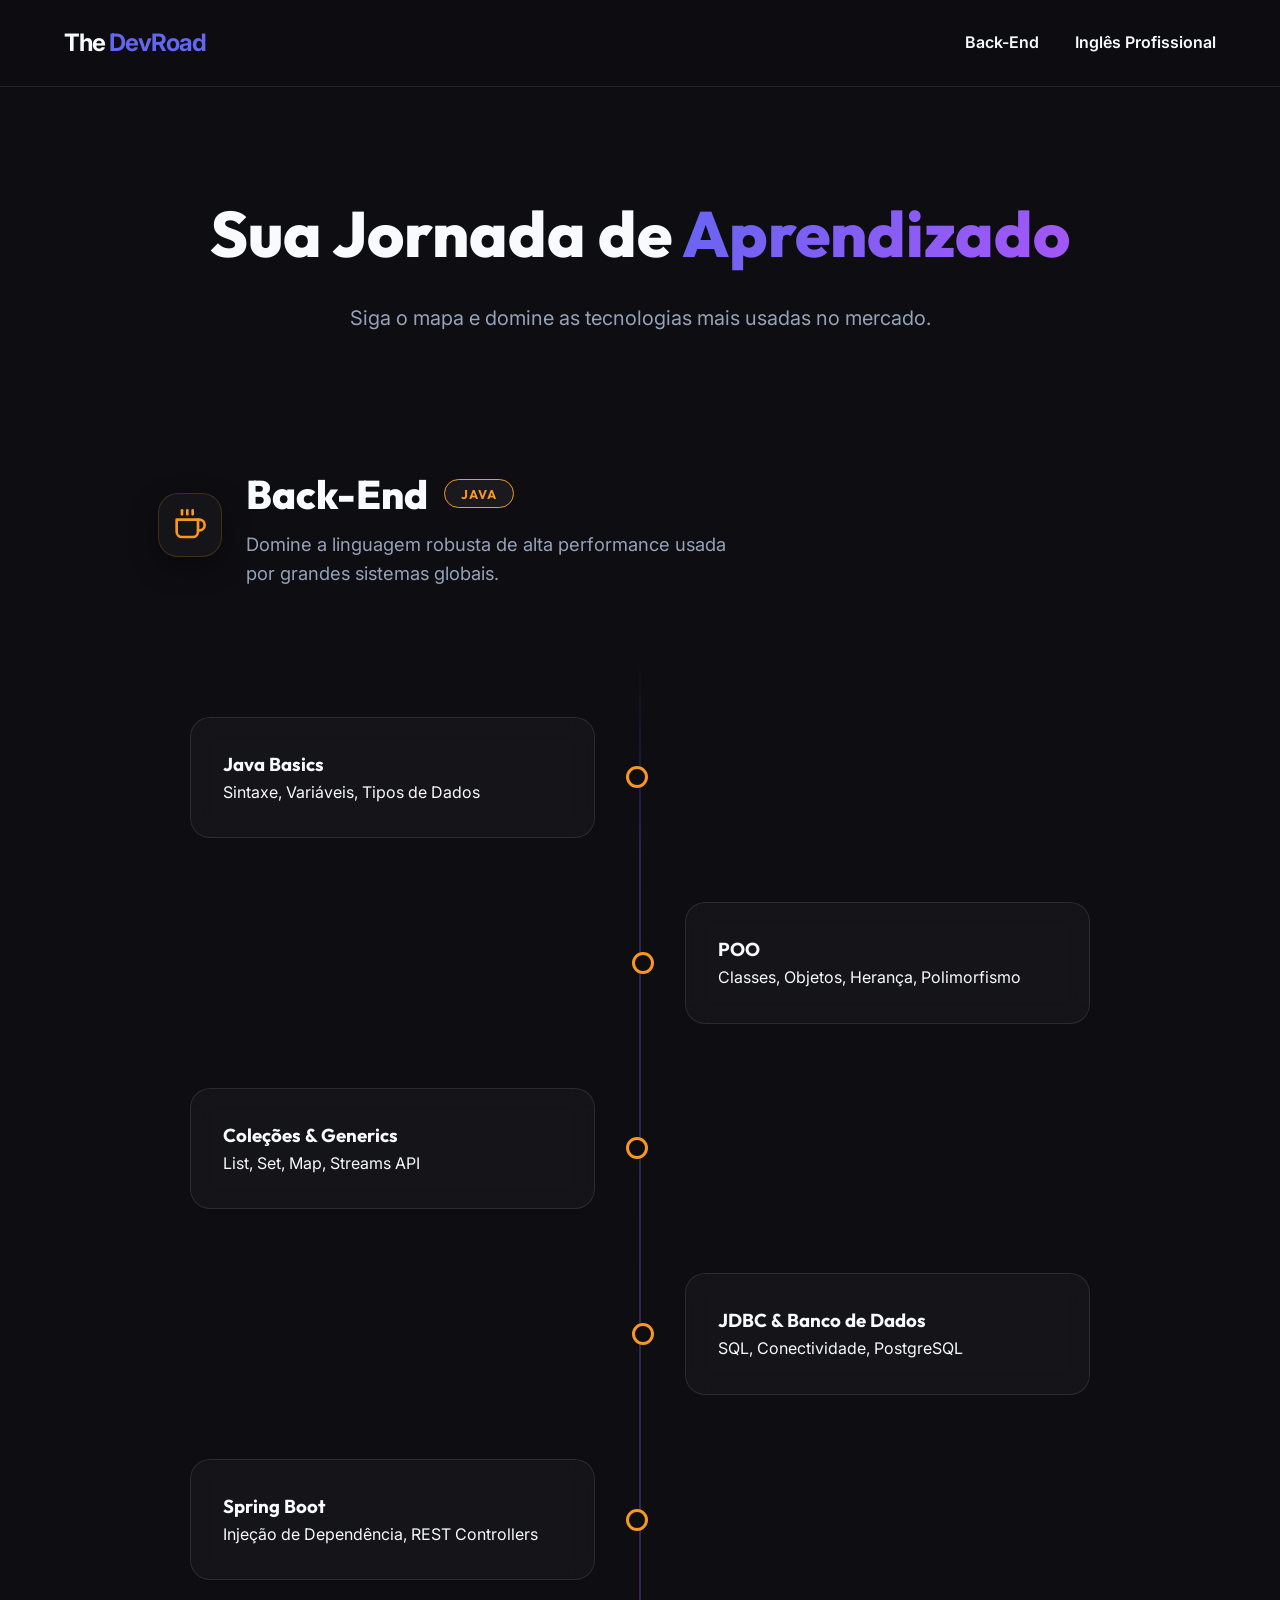
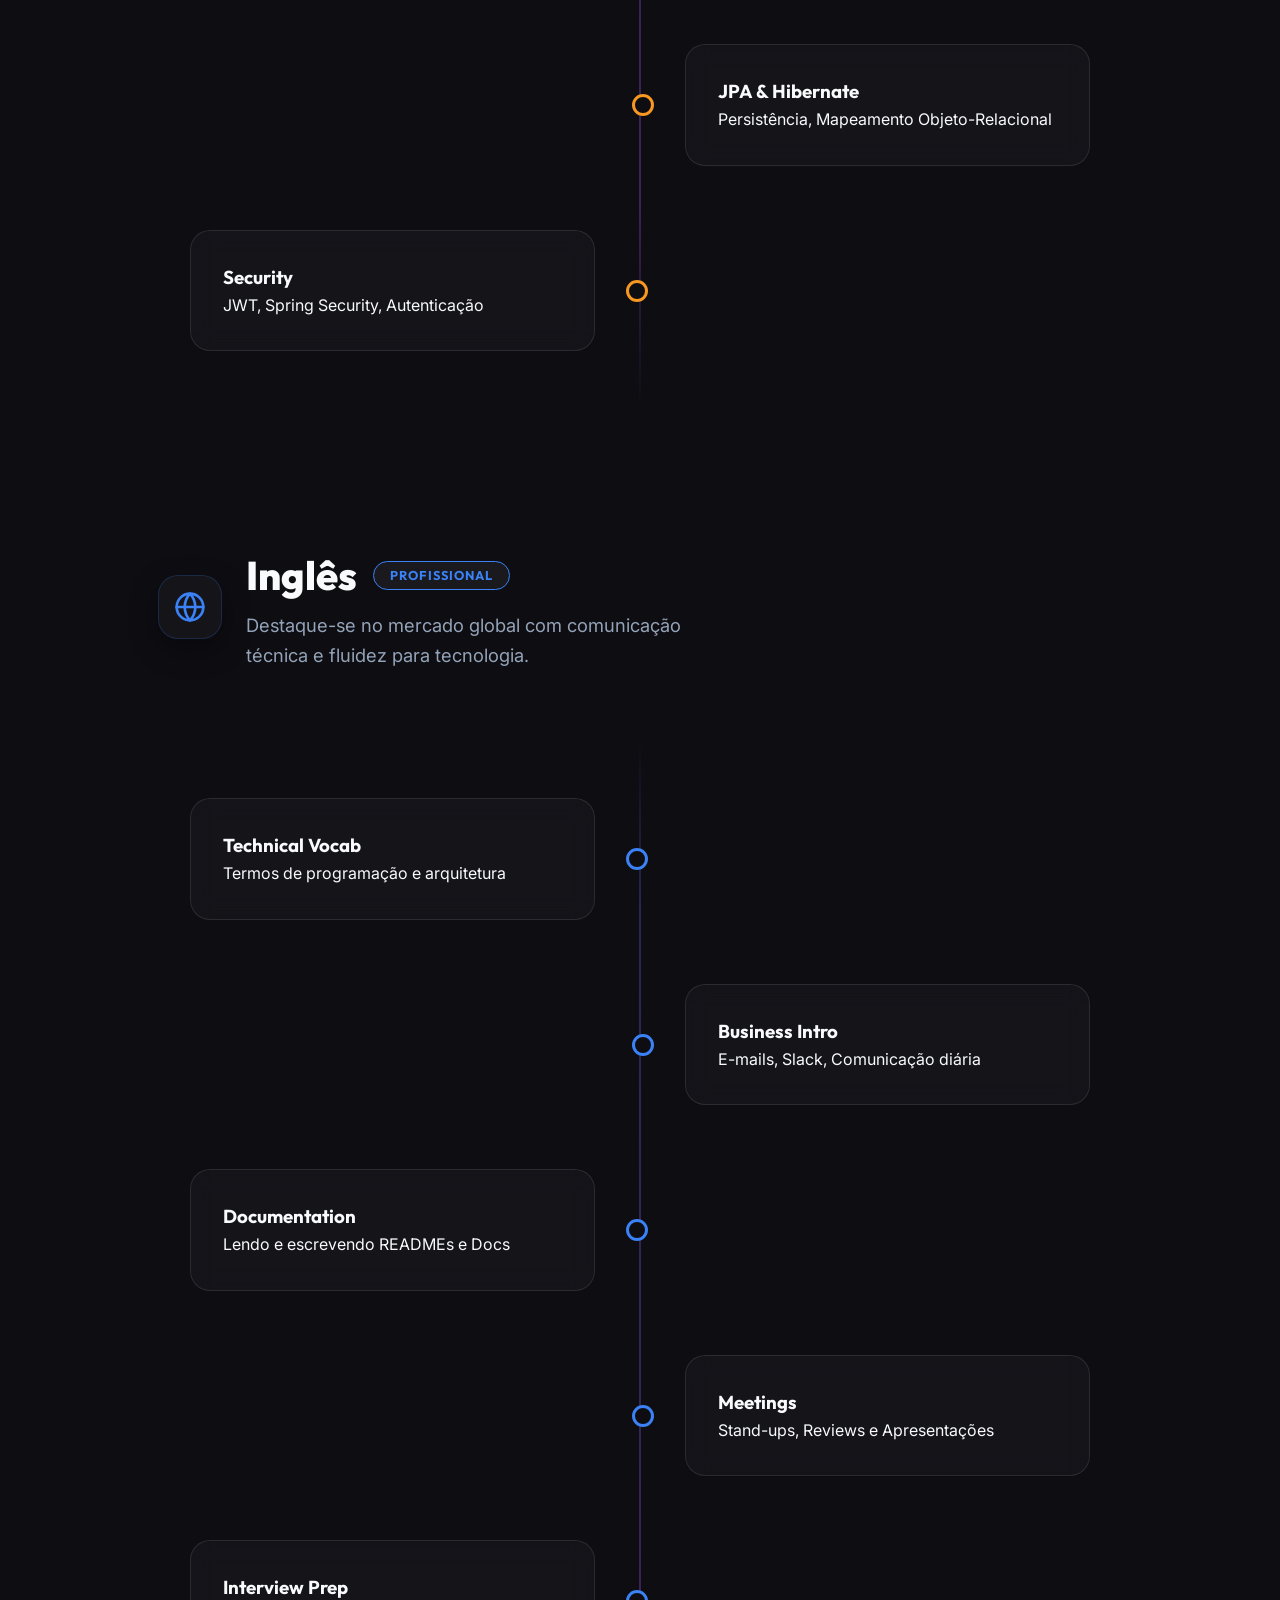
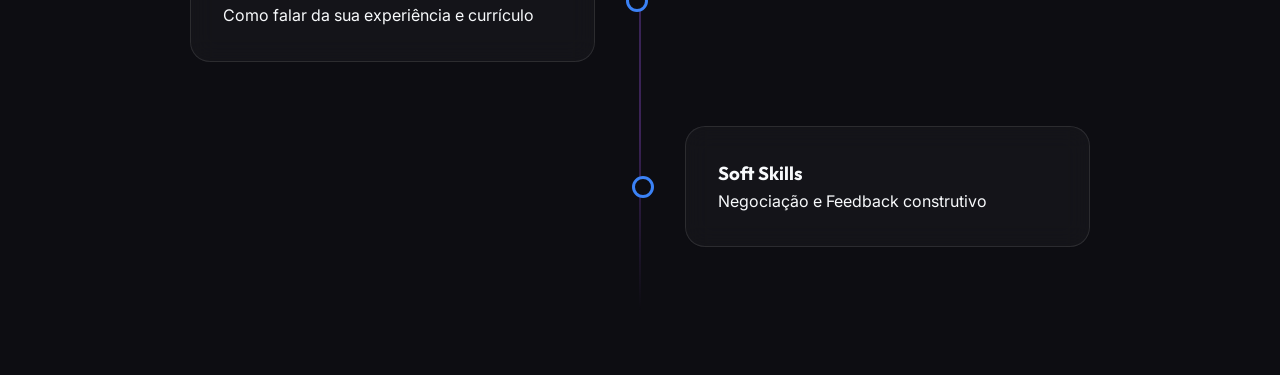
<file: Roadmap/index.html>
<!DOCTYPE html>
<html lang="en">

<head>
    <meta charset="UTF-8">
    <meta name="viewport" content="width=device-width, initial-scale=1.0">
    <title>The DevRoad - Sua Jornada Tech</title>
    <link rel="stylesheet" href="style.css">
    <link rel="preconnect" href="https://fonts.googleapis.com">
    <link rel="preconnect" href="https://fonts.gstatic.com" crossorigin>
    <link href="https://fonts.googleapis.com/css2?family=Inter:wght@400;600;700&family=Outfit:wght@400;700&display=swap"
        rel="stylesheet">
</head>

<body>
    <header class="navbar">
        <div class="logo">The <span>DevRoad</span></div>
        <nav>
            <a href="#back-end">Back-End</a>
            <a href="#ingles">Inglês Profissional</a>
        </nav>
    </header>

    <main id="app">
        <section id="hero">
            <h1>Sua Jornada de <span class="gradient-text">Aprendizado</span></h1>
            <p>Siga o mapa e domine as tecnologias mais usadas no mercado.</p>
        </section>

        <section id="back-end" class="roadmap-section">
            <div class="section-header">
                <div class="header-icon java">
                    <svg width="32" height="32" viewBox="0 0 24 24" fill="none" stroke="currentColor" stroke-width="2"
                        stroke-linecap="round" stroke-linejoin="round">
                        <path d="M18 8h1a4 4 0 0 1 0 8h-1" />
                        <path d="M2 8h16v9a4 4 0 0 1-4 4H6a4 4 0 0 1-4-4V8z" />
                        <line x1="6" y1="1" x2="6" y2="4" />
                        <line x1="10" y1="1" x2="10" y2="4" />
                        <line x1="14" y1="1" x2="14" y2="4" />
                    </svg>
                </div>
                <div class="header-content">
                    <h2>Back-End <span class="badge">Java</span></h2>
                    <p class="section-desc">Domine a linguagem robusta de alta performance usada por grandes sistemas
                        globais.</p>
                </div>
            </div>
            <div class="roadmap-container" id="java-roadmap">
                <!-- Roadmap content will be injected by JS or hardcoded -->
            </div>
        </section>

        <section id="ingles" class="roadmap-section">
            <div class="section-header">
                <div class="header-icon english">
                    <svg width="32" height="32" viewBox="0 0 24 24" fill="none" stroke="currentColor" stroke-width="2"
                        stroke-linecap="round" stroke-linejoin="round">
                        <circle cx="12" cy="12" r="10" />
                        <line x1="2" y1="12" x2="22" y2="12" />
                        <path
                            d="M12 2a15.3 15.3 0 0 1 4 10 15.3 15.3 0 0 1-4 10 15.3 15.3 0 0 1-4-10 15.3 15.3 0 0 1 4-10z" />
                    </svg>
                </div>
                <div class="header-content">
                    <h2>Inglês <span class="badge">Profissional</span></h2>
                    <p class="section-desc">Destaque-se no mercado global com comunicação técnica e fluidez para
                        tecnologia.</p>
                </div>
            </div>
            <div class="roadmap-container" id="english-roadmap">
                <!-- Roadmap content will be injected by JS or hardcoded -->
            </div>
        </section>
    </main>

    <script src="main.js"></script>
</body>

</html>
</file>
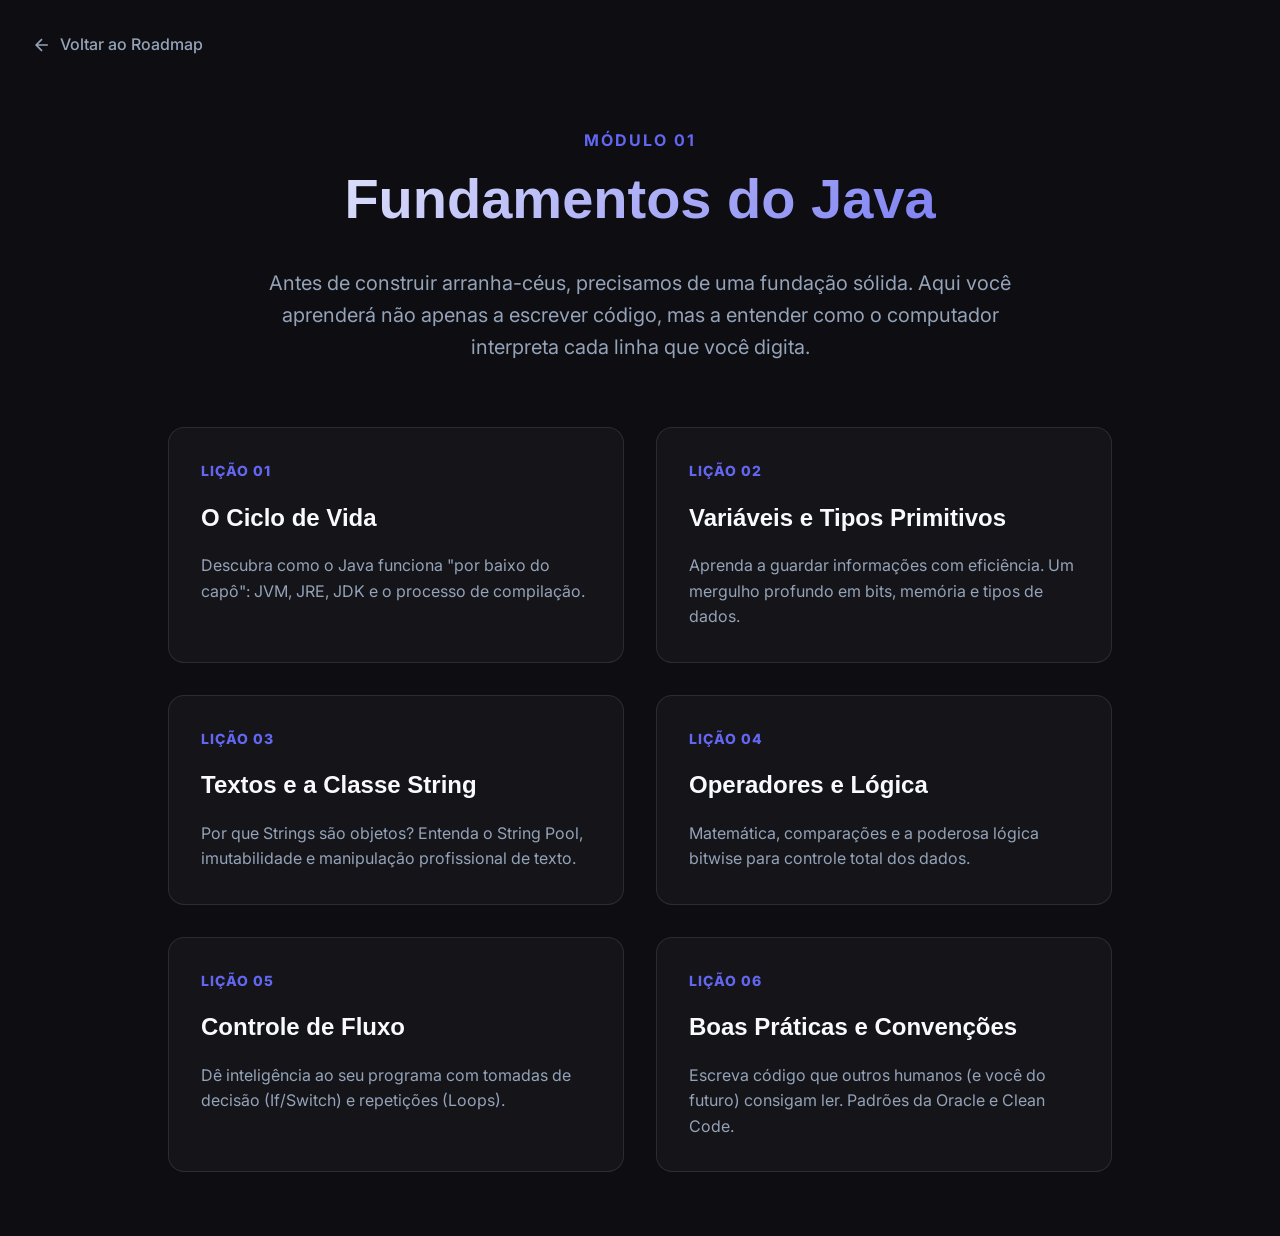
<file: Roadmap/topics/java-basics/index.html>
<!DOCTYPE html>
<html lang="pt-br">

<head>
    <meta charset="UTF-8">
    <meta name="viewport" content="width=device-width, initial-scale=1.0">
    <title>Fundamentos do Java | The DevRoad</title>
    <link rel="stylesheet" href="../../style.css">
    <link rel="preconnect" href="https://fonts.googleapis.com">
    <link rel="preconnect" href="https://fonts.gstatic.com" crossorigin>
    <link href="https://fonts.googleapis.com/css2?family=Inter:wght@400;500;600;700;800&display=swap" rel="stylesheet">
    <style>
        .hub-container {
            padding: 8rem 10% 4rem;
            max-width: 1200px;
            margin: 0 auto;
        }

        .hub-header {
            margin-bottom: 4rem;
            text-align: center;
        }

        .hub-header h1 {
            font-size: 3.5rem;
            margin-bottom: 1.5rem;
            background: linear-gradient(135deg, var(--text-main), var(--primary));
            background-clip: text;
            -webkit-background-clip: text;
            -webkit-text-fill-color: transparent;
        }

        .hub-header p {
            font-size: 1.25rem;
            color: var(--text-muted);
            max-width: 800px;
            margin: 0 auto;
        }

        .lesson-grid {
            display: grid;
            grid-template-columns: repeat(auto-fit, minmax(300px, 1fr));
            gap: 2rem;
        }

        .lesson-card {
            background: rgba(255, 255, 255, 0.03);
            border: 1px solid var(--border-color);
            padding: 2rem;
            border-radius: 1rem;
            text-decoration: none;
            transition: all 0.3s cubic-bezier(0.4, 0, 0.2, 1);
            display: flex;
            flex-direction: column;
            gap: 1rem;
        }

        .lesson-card:hover {
            transform: translateY(-5px);
            background: rgba(255, 255, 255, 0.06);
            border-color: var(--primary);
            box-shadow: 0 10px 30px -10px rgba(99, 102, 241, 0.3);
        }

        .lesson-card h3 {
            color: var(--text-main);
            font-size: 1.5rem;
        }

        .lesson-card p {
            color: var(--text-muted);
            line-height: 1.6;
        }

        .lesson-card .step-number {
            font-family: 'Inter', sans-serif;
            font-weight: 800;
            font-size: 0.875rem;
            color: var(--primary);
            text-transform: uppercase;
            letter-spacing: 1px;
        }

        .back-nav {
            position: fixed;
            top: 2rem;
            left: 2rem;
        }
    </style>
</head>

<body>
    <div class="back-nav">
        <a href="../../index.html" class="back-btn">
            <svg width="20" height="20" viewBox="0 0 24 24" fill="none" stroke="currentColor" stroke-width="2">
                <path d="M19 12H5M12 19l-7-7 7-7" />
            </svg>
            Voltar ao Roadmap
        </a>
    </div>

    <div class="hub-container">
        <header class="hub-header">
            <span class="step-number" style="color: var(--primary); font-weight: 700; letter-spacing: 2px;">MÓDULO
                01</span>
            <h1>Fundamentos do Java</h1>
            <p>Antes de construir arranha-céus, precisamos de uma fundação sólida. Aqui você aprenderá não apenas a
                escrever código, mas a entender como o computador interpreta cada linha que você digita.</p>
        </header>

        <div class="lesson-grid">
            <a href="1-introducao.html" class="lesson-card">
                <span class="step-number">Lição 01</span>
                <h3>O Ciclo de Vida</h3>
                <p>Descubra como o Java funciona "por baixo do capô": JVM, JRE, JDK e o processo de compilação.</p>
            </a>

            <a href="2-variaveis-primitivos.html" class="lesson-card">
                <span class="step-number">Lição 02</span>
                <h3>Variáveis e Tipos Primitivos</h3>
                <p>Aprenda a guardar informações com eficiência. Um mergulho profundo em bits, memória e tipos de dados.
                </p>
            </a>

            <a href="3-strings.html" class="lesson-card">
                <span class="step-number">Lição 03</span>
                <h3>Textos e a Classe String</h3>
                <p>Por que Strings são objetos? Entenda o String Pool, imutabilidade e manipulação profissional de
                    texto.</p>
            </a>

            <a href="4-operadores.html" class="lesson-card">
                <span class="step-number">Lição 04</span>
                <h3>Operadores e Lógica</h3>
                <p>Matemática, comparações e a poderosa lógica bitwise para controle total dos dados.</p>
            </a>

            <a href="5-controle-fluxo.html" class="lesson-card">
                <span class="step-number">Lição 05</span>
                <h3>Controle de Fluxo</h3>
                <p>Dê inteligência ao seu programa com tomadas de decisão (If/Switch) e repetições (Loops).</p>
            </a>

            <a href="6-boas-praticas.html" class="lesson-card">
                <span class="step-number">Lição 06</span>
                <h3>Boas Práticas e Convenções</h3>
                <p>Escreva código que outros humanos (e você do futuro) consigam ler. Padrões da Oracle e Clean Code.
                </p>
            </a>
        </div>
    </div>
</body>

</html>
</file>
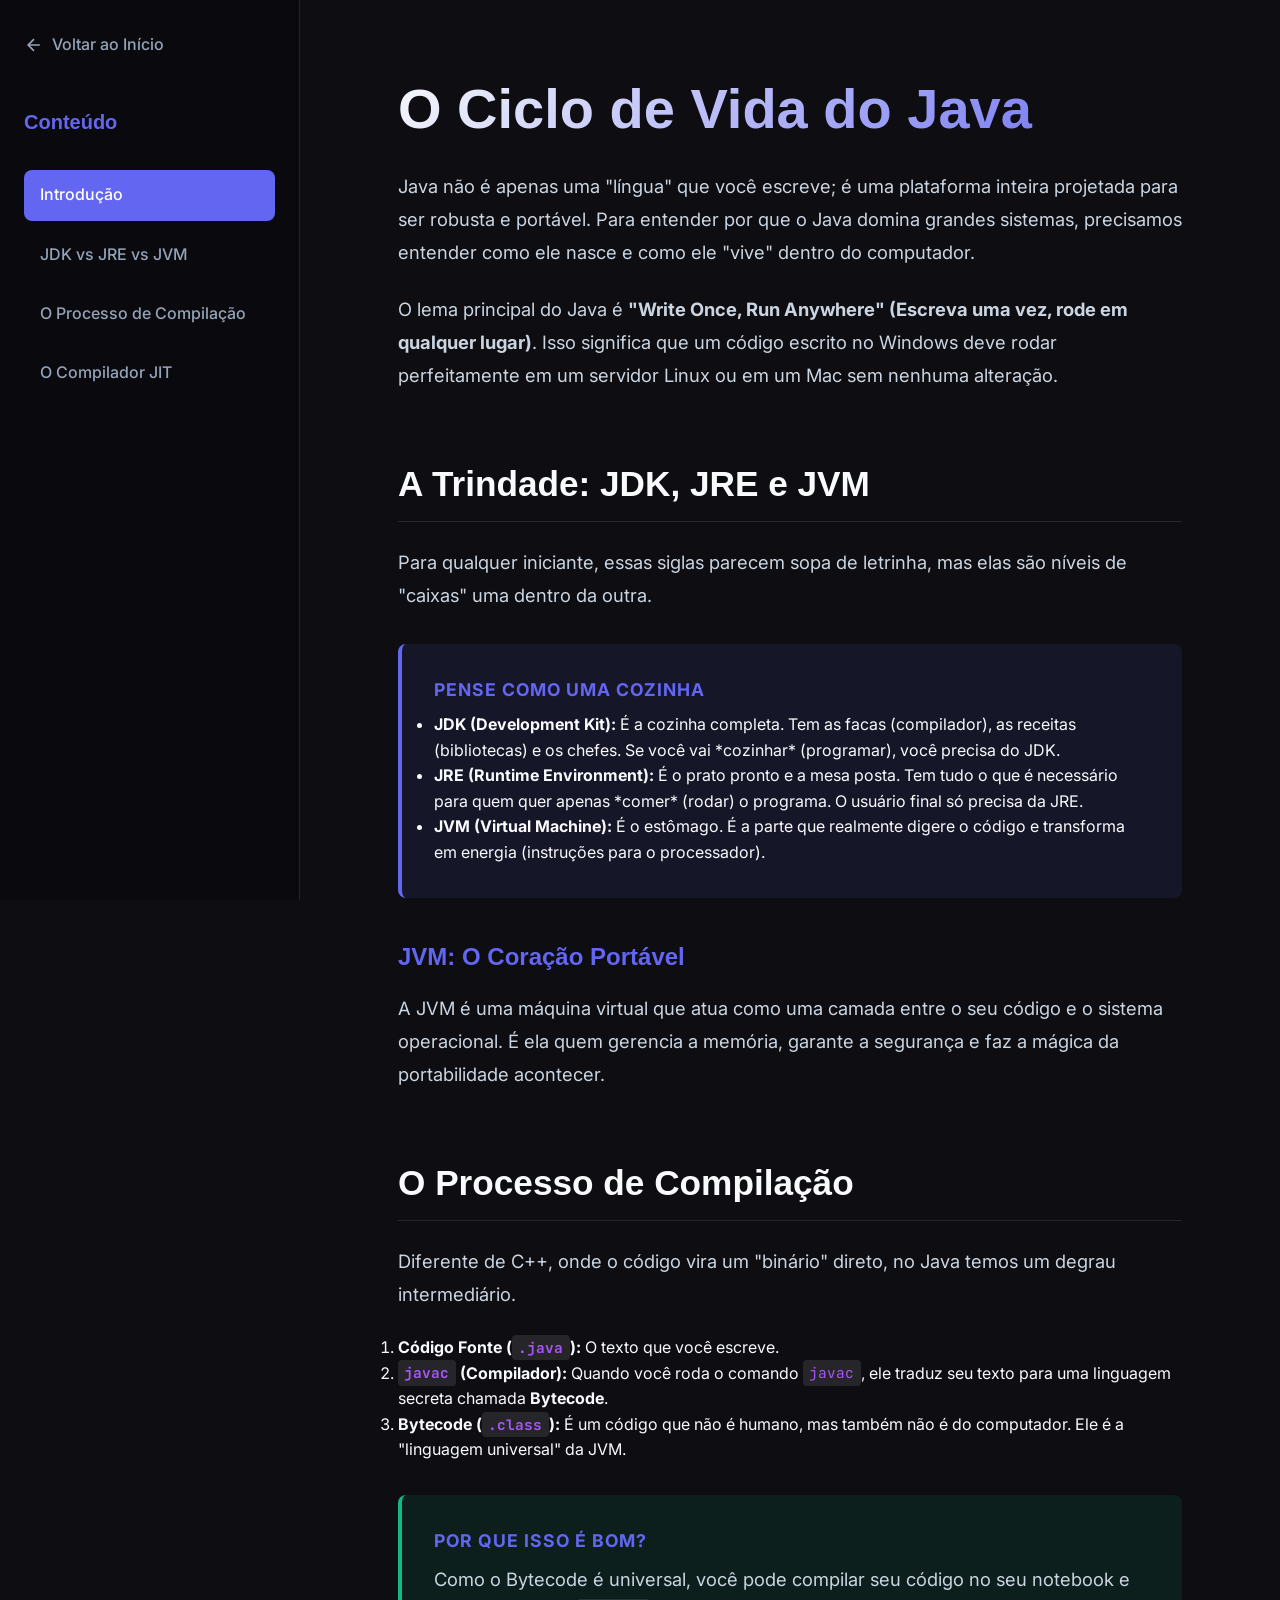
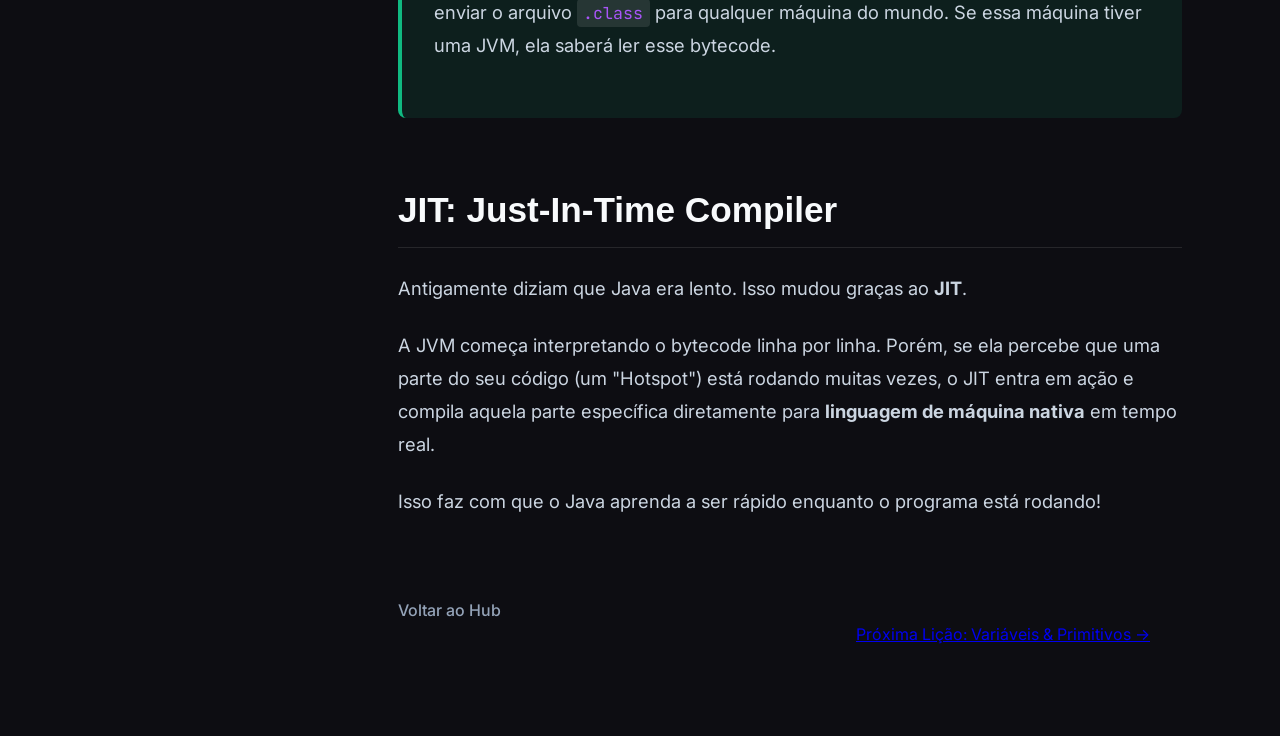
<file: Roadmap/topics/java-basics/1-introducao.html>
<!DOCTYPE html>
<html lang="pt-br">

<head>
    <meta charset="UTF-8">
    <meta name="viewport" content="width=device-width, initial-scale=1.0">
    <title>O Ciclo de Vida do Java | The DevRoad</title>
    <link rel="stylesheet" href="../../style.css">
    <link rel="preconnect" href="https://fonts.googleapis.com">
    <link rel="preconnect" href="https://fonts.gstatic.com" crossorigin>
    <link
        href="https://fonts.googleapis.com/css2?family=Inter:wght@400;500;600;700;800&family=JetBrains+Mono:wght@400;500&display=swap"
        rel="stylesheet">
</head>

<body class="topic-page">
    <aside class="topic-sidebar">
        <a href="index.html" class="back-btn">
            <svg width="20" height="20" viewBox="0 0 24 24" fill="none" stroke="currentColor" stroke-width="2">
                <path d="M19 12H5M12 19l-7-7 7-7" />
            </svg>
            Voltar ao Início
        </a>
        <h2>Conteúdo</h2>
        <div class="sidebar-item active" onclick="scrollToSection('intro')">Introdução</div>
        <div class="sidebar-item" onclick="scrollToSection('jdk-jre-jvm')">JDK vs JRE vs JVM</div>
        <div class="sidebar-item" onclick="scrollToSection('compilacao')">O Processo de Compilação</div>
        <div class="sidebar-item" onclick="scrollToSection('jit')">O Compilador JIT</div>
    </aside>

    <main class="topic-main">
        <article class="lesson-content">
            <section id="intro">
                <h1>O Ciclo de Vida do Java</h1>
                <p>Java não é apenas uma "língua" que você escreve; é uma plataforma inteira projetada para ser robusta
                    e portável. Para entender por que o Java domina grandes sistemas, precisamos entender como ele nasce
                    e como ele "vive" dentro do computador.</p>

                <p>O lema principal do Java é <strong>"Write Once, Run Anywhere" (Escreva uma vez, rode em qualquer
                        lugar)</strong>. Isso significa que um código escrito no Windows deve rodar perfeitamente em um
                    servidor Linux ou em um Mac sem nenhuma alteração.</p>
            </section>

            <section id="jdk-jre-jvm">
                <h2>A Trindade: JDK, JRE e JVM</h2>
                <p>Para qualquer iniciante, essas siglas parecem sopa de letrinha, mas elas são níveis de "caixas" uma
                    dentro da outra.</p>

                <div class="callout">
                    <h4>Pense como uma Cozinha</h4>
                    <ul>
                        <li><strong>JDK (Development Kit):</strong> É a cozinha completa. Tem as facas (compilador), as
                            receitas (bibliotecas) e os chefes. Se você vai *cozinhar* (programar), você precisa do JDK.
                        </li>
                        <li><strong>JRE (Runtime Environment):</strong> É o prato pronto e a mesa posta. Tem tudo o que
                            é necessário para quem quer apenas *comer* (rodar) o programa. O usuário final só precisa da
                            JRE.</li>
                        <li><strong>JVM (Virtual Machine):</strong> É o estômago. É a parte que realmente digere o
                            código e transforma em energia (instruções para o processador).</li>
                    </ul>
                </div>

                <h3>JVM: O Coração Portável</h3>
                <p>A JVM é uma máquina virtual que atua como uma camada entre o seu código e o sistema operacional. É
                    ela quem gerencia a memória, garante a segurança e faz a mágica da portabilidade acontecer.</p>
            </section>

            <section id="compilacao">
                <h2>O Processo de Compilação</h2>
                <p>Diferente de C++, onde o código vira um "binário" direto, no Java temos um degrau intermediário.</p>

                <ol>
                    <li><strong>Código Fonte (<code>.java</code>):</strong> O texto que você escreve.</li>
                    <li><strong><code>javac</code> (Compilador):</strong> Quando você roda o comando <code>javac</code>,
                        ele traduz seu texto para uma linguagem secreta chamada <strong>Bytecode</strong>.</li>
                    <li><strong>Bytecode (<code>.class</code>):</strong> É um código que não é humano, mas também não é
                        do computador. Ele é a "linguagem universal" da JVM.</li>
                </ol>

                <div class="callout" style="background: rgba(16, 185, 129, 0.1); border-color: #10b981;">
                    <h4>Por que isso é bom?</h4>
                    <p>Como o Bytecode é universal, você pode compilar seu código no seu notebook e enviar o arquivo
                        <code>.class</code> para qualquer máquina do mundo. Se essa máquina tiver uma JVM, ela saberá
                        ler esse bytecode.
                    </p>
                </div>
            </section>

            <section id="jit">
                <h2>JIT: Just-In-Time Compiler</h2>
                <p>Antigamente diziam que Java era lento. Isso mudou graças ao <strong>JIT</strong>.</p>
                <p>A JVM começa interpretando o bytecode linha por linha. Porém, se ela percebe que uma parte do seu
                    código (um "Hotspot") está rodando muitas vezes, o JIT entra em ação e compila aquela parte
                    específica diretamente para <strong>linguagem de máquina nativa</strong> em tempo real.</p>
                <p>Isso faz com que o Java aprenda a ser rápido enquanto o programa está rodando!</p>
            </section>

            <div style="margin-top: 5rem; display: flex; justify-content: space-between; align-items: center;">
                <a href="index.html" class="back-btn">Voltar ao Hub</a>
                <a href="2-variaveis-primitivos.html" class="lesson-card" style="padding: 1rem 2rem; margin: 0;">
                    Próxima Lição: Variáveis & Primitivos →
                </a>
            </div>
        </article>
    </main>

    <script src="../../main.js"></script>
    <script>
        function scrollToSection(id) {
            const section = document.getElementById(id);
            const yOffset = -100;
            const y = section.getBoundingClientRect().top + window.pageYOffset + yOffset;
            window.scrollTo({ top: y, behavior: 'smooth' });
        }

        window.addEventListener('scroll', () => {
            const sections = document.querySelectorAll('section');
            const sidebarItems = document.querySelectorAll('.sidebar-item');

            let current = '';
            const scrollPos = window.pageYOffset || document.documentElement.scrollTop || document.body.scrollTop;
            const windowHeight = window.innerHeight;
            const bodyHeight = document.documentElement.scrollHeight;

            if (scrollPos + windowHeight >= bodyHeight - 50) {
                current = sections[sections.length - 1].getAttribute('id');
            } else {
                sections.forEach(section => {
                    const sectionTop = section.offsetTop;
                    if (scrollPos >= sectionTop - 150) {
                        current = section.getAttribute('id');
                    }
                });
            }

            sidebarItems.forEach(item => {
                item.classList.remove('active');
                if (item.getAttribute('onclick').includes(`'${current}'`)) {
                    item.classList.add('active');
                }
            });
        });
    </script>
</body>

</html>
</file>
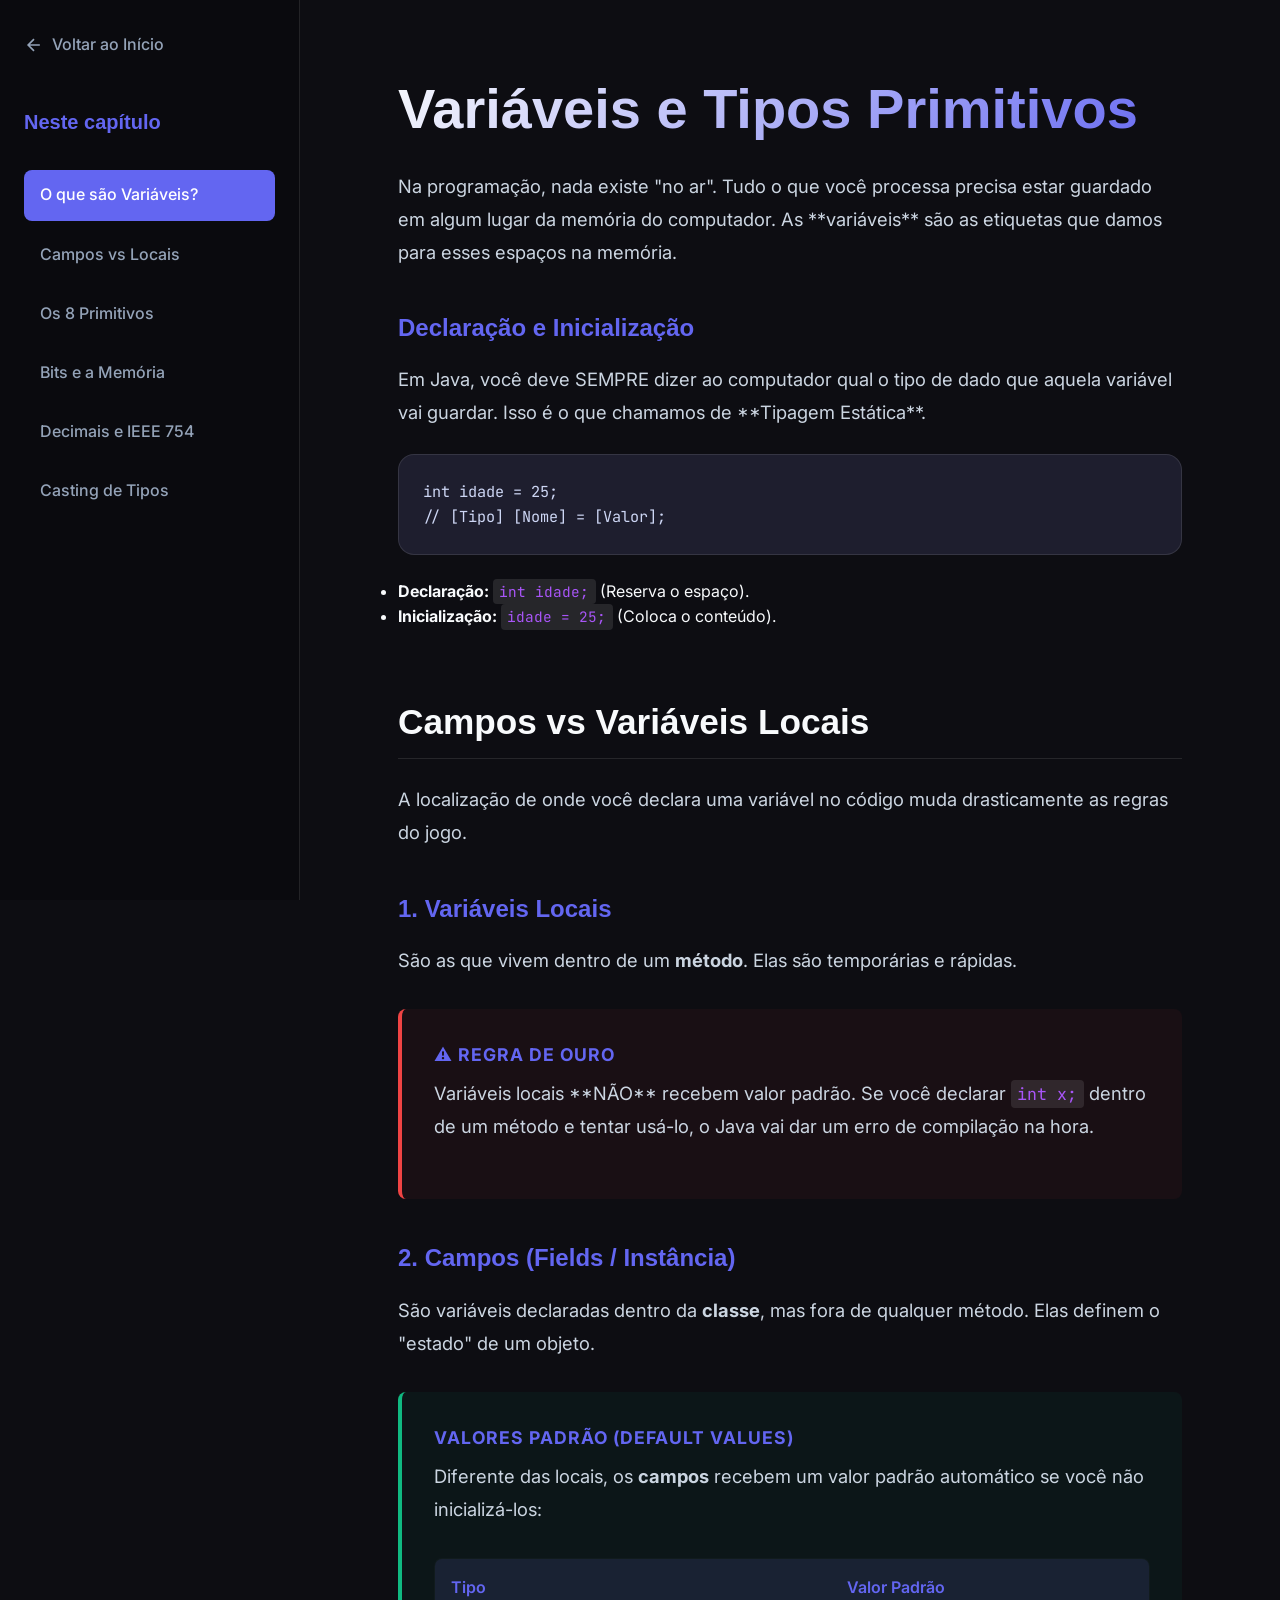
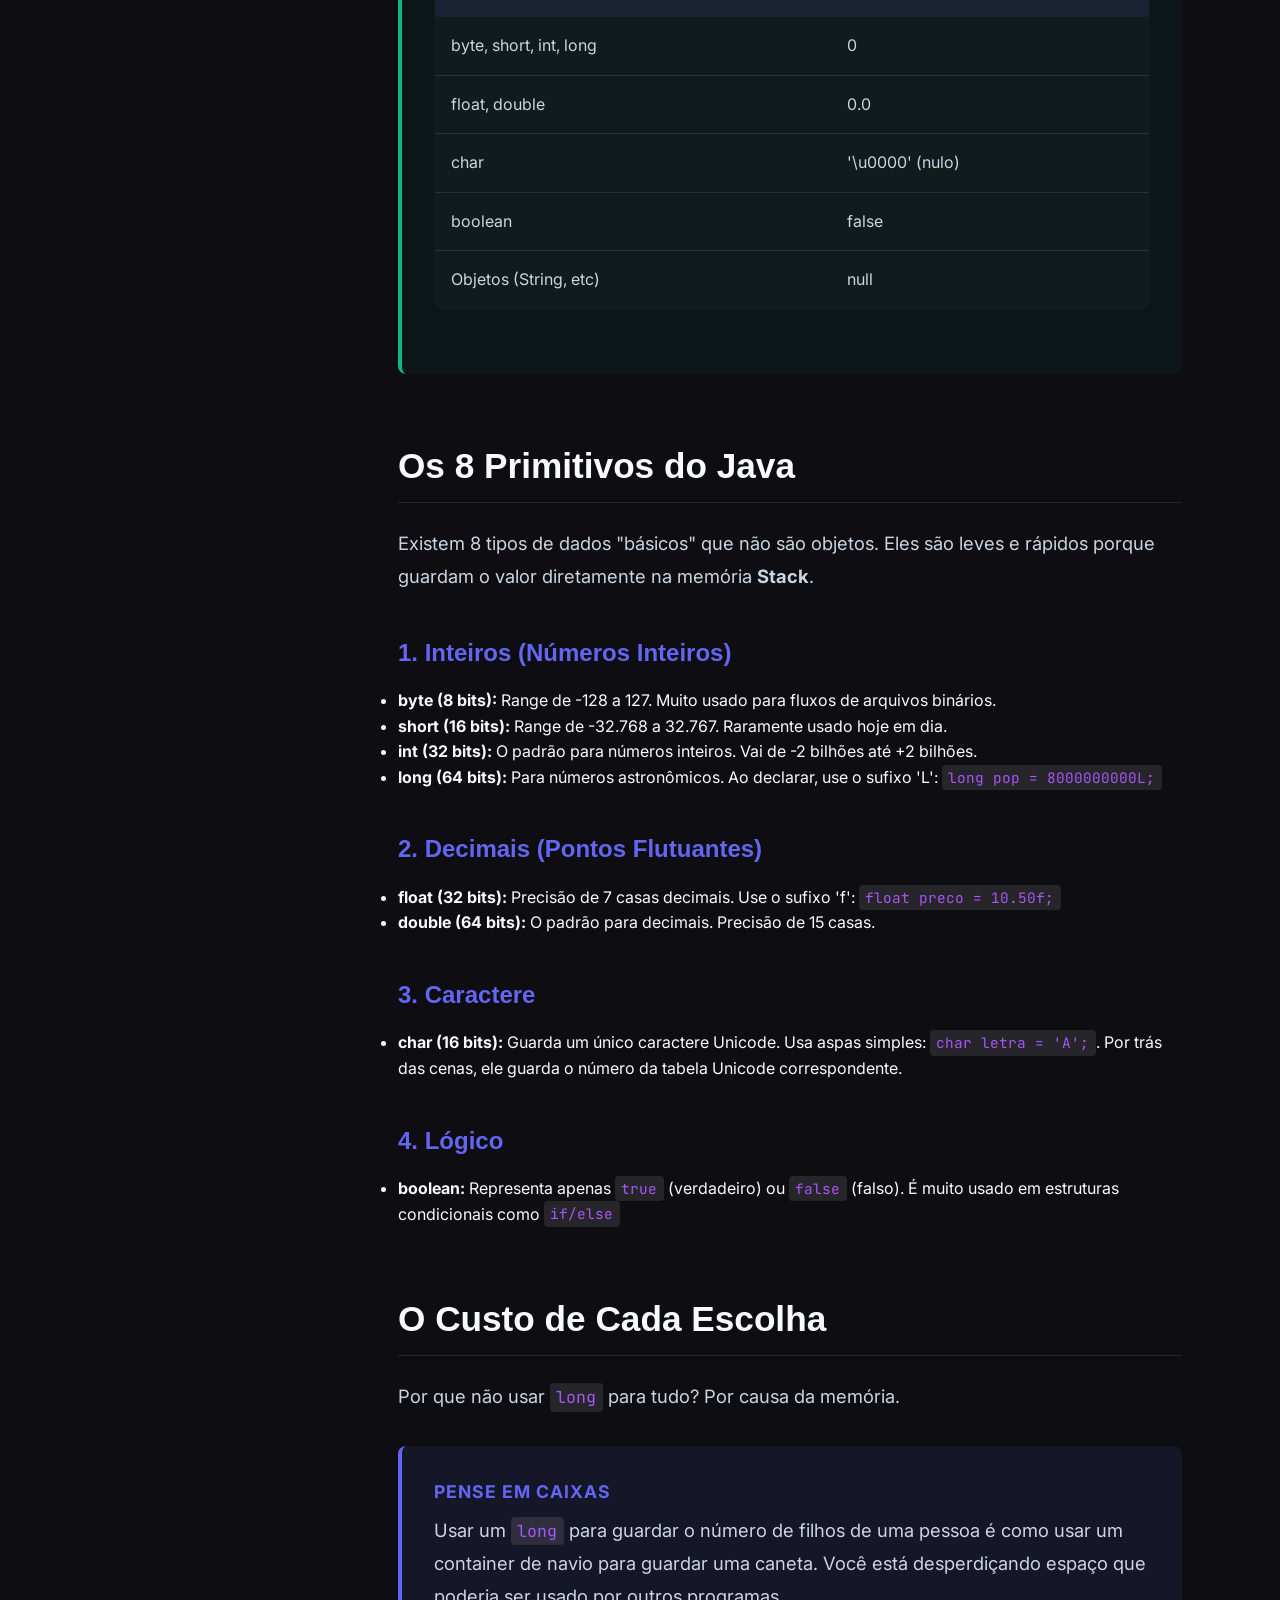
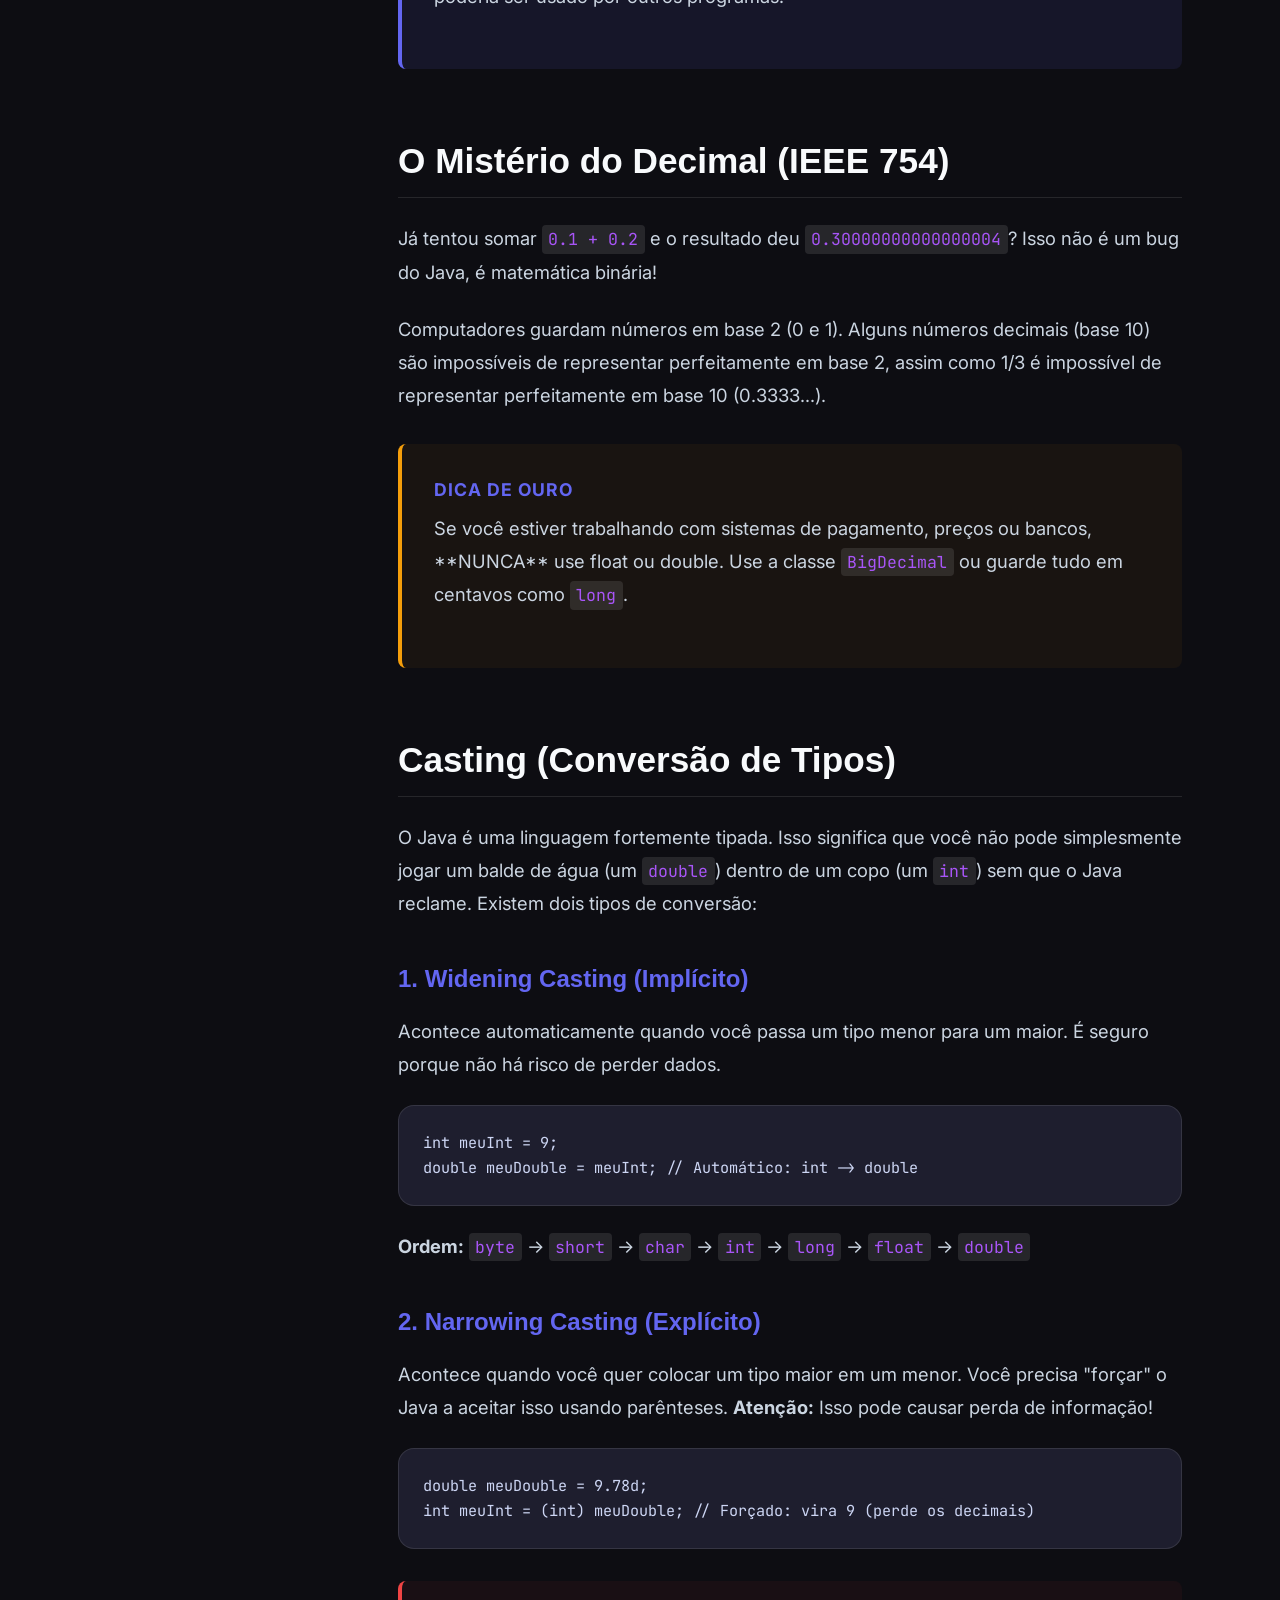
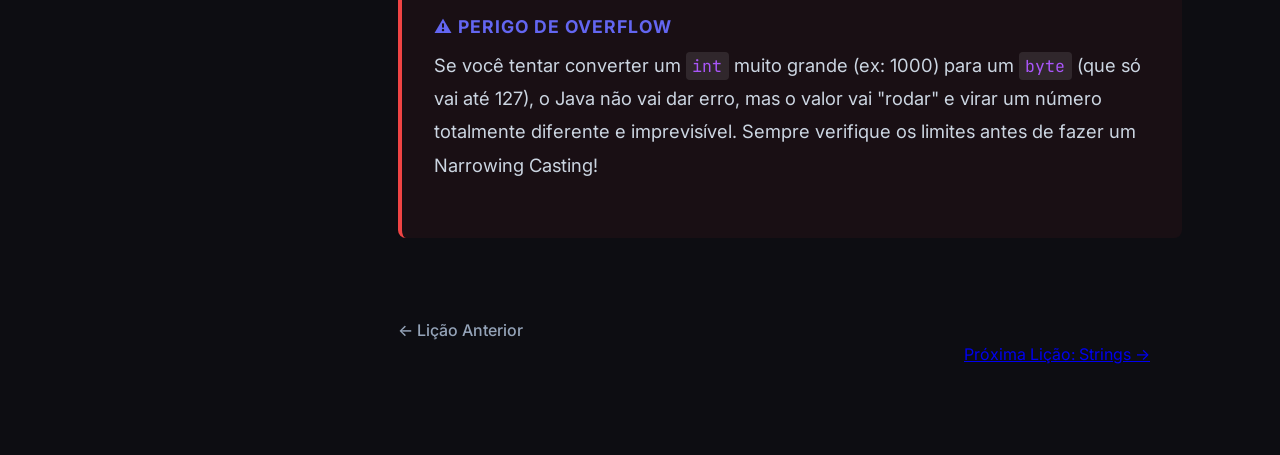
<file: Roadmap/topics/java-basics/2-variaveis-primitivos.html>
<!DOCTYPE html>
<html lang="pt-br">

<head>
    <meta charset="UTF-8">
    <meta name="viewport" content="width=device-width, initial-scale=1.0">
    <title>Variáveis e Primitivos | The DevRoad</title>
    <link rel="stylesheet" href="../../style.css">
    <link rel="preconnect" href="https://fonts.googleapis.com">
    <link rel="preconnect" href="https://fonts.gstatic.com" crossorigin>
    <link
        href="https://fonts.googleapis.com/css2?family=Inter:wght@400;500;600;700;800&family=JetBrains+Mono:wght@400;500&display=swap"
        rel="stylesheet">
</head>

<body class="topic-page">
    <aside class="topic-sidebar">
        <a href="index.html" class="back-btn">
            <svg width="20" height="20" viewBox="0 0 24 24" fill="none" stroke="currentColor" stroke-width="2">
                <path d="M19 12H5M12 19l-7-7 7-7" />
            </svg>
            Voltar ao Início
        </a>
        <h2>Neste capítulo</h2>
        <div class="sidebar-item active" onclick="scrollToSection('variaveis')">O que são Variáveis?</div>
        <div class="sidebar-item" onclick="scrollToSection('campos-locais')">Campos vs Locais</div>
        <div class="sidebar-item" onclick="scrollToSection('primitivos')">Os 8 Primitivos</div>
        <div class="sidebar-item" onclick="scrollToSection('bits-bytes')">Bits e a Memória</div>
        <div class="sidebar-item" onclick="scrollToSection('ieee754')">Decimais e IEEE 754</div>
        <div class="sidebar-item" onclick="scrollToSection('casting')">Casting de Tipos</div>
    </aside>

    <main class="topic-main">
        <article class="lesson-content">
            <section id="variaveis">
                <h1>Variáveis e Tipos Primitivos</h1>
                <p>Na programação, nada existe "no ar". Tudo o que você processa precisa estar guardado em algum lugar
                    da memória do computador. As **variáveis** são as etiquetas que damos para esses espaços na memória.
                </p>

                <h3>Declaração e Inicialização</h3>
                <p>Em Java, você deve SEMPRE dizer ao computador qual o tipo de dado que aquela variável vai guardar.
                    Isso é o que chamamos de **Tipagem Estática**.</p>
                <div class="code-block">
                    <pre><code>int idade = 25; 
// [Tipo] [Nome] = [Valor];</code></pre>
                </div>
                <ul>
                    <li><strong>Declaração:</strong> <code>int idade;</code> (Reserva o espaço).</li>
                    <li><strong>Inicialização:</strong> <code>idade = 25;</code> (Coloca o conteúdo).</li>
                </ul>
            </section>

            <section id="campos-locais">
                <h2>Campos vs Variáveis Locais</h2>
                <p>A localização de onde você declara uma variável no código muda drasticamente as regras do jogo.</p>

                <h3>1. Variáveis Locais</h3>
                <p>São as que vivem dentro de um <strong>método</strong>. Elas são temporárias e rápidas.</p>
                <div class="callout" style="border-color: #ef4444; background: rgba(239, 68, 68, 0.05);">
                    <h4>⚠️ Regra de Ouro</h4>
                    <p>Variáveis locais **NÃO** recebem valor padrão. Se você declarar <code>int x;</code> dentro de um
                        método e tentar usá-lo, o Java vai dar um erro de compilação na hora.</p>
                </div>

                <h3>2. Campos (Fields / Instância)</h3>
                <p>São variáveis declaradas dentro da <strong>classe</strong>, mas fora de qualquer método. Elas definem
                    o "estado" de um objeto.</p>
                <div class="callout" style="border-color: #10b981; background: rgba(16, 185, 129, 0.05);">
                    <h4>Valores Padrão (Default Values)</h4>
                    <p>Diferente das locais, os <strong>campos</strong> recebem um valor padrão automático se você não
                        inicializá-los:</p>
                    <table>
                        <thead>
                            <tr>
                                <th>Tipo</th>
                                <th>Valor Padrão</th>
                            </tr>
                        </thead>
                        <tbody>
                            <tr>
                                <td>byte, short, int, long</td>
                                <td>0</td>
                            </tr>
                            <tr>
                                <td>float, double</td>
                                <td>0.0</td>
                            </tr>
                            <tr>
                                <td>char</td>
                                <td>'\u0000' (nulo)</td>
                            </tr>
                            <tr>
                                <td>boolean</td>
                                <td>false</td>
                            </tr>
                            <tr>
                                <td>Objetos (String, etc)</td>
                                <td>null</td>
                            </tr>
                        </tbody>
                    </table>
                </div>
            </section>

            <section id="primitivos">
                <h2>Os 8 Primitivos do Java</h2>
                <p>Existem 8 tipos de dados "básicos" que não são objetos. Eles são leves e rápidos porque guardam o
                    valor diretamente na memória <strong>Stack</strong>.</p>

                <h3>1. Inteiros (Números Inteiros)</h3>
                <ul>
                    <li><strong>byte (8 bits):</strong> Range de -128 a 127. Muito usado para fluxos de arquivos
                        binários.</li>
                    <li><strong>short (16 bits):</strong> Range de -32.768 a 32.767. Raramente usado hoje em dia.</li>
                    <li><strong>int (32 bits):</strong> O padrão para números inteiros. Vai de -2 bilhões até +2
                        bilhões.</li>
                    <li><strong>long (64 bits):</strong> Para números astronômicos. Ao declarar, use o sufixo 'L':
                        <code>long pop = 8000000000L;</code>
                    </li>
                </ul>

                <h3>2. Decimais (Pontos Flutuantes)</h3>
                <ul>
                    <li><strong>float (32 bits):</strong> Precisão de 7 casas decimais. Use o sufixo 'f':
                        <code>float preco = 10.50f;</code>
                    </li>
                    <li><strong>double (64 bits):</strong> O padrão para decimais. Precisão de 15 casas.</li>
                </ul>

                <h3>3. Caractere</h3>
                <ul>
                    <li><strong>char (16 bits):</strong> Guarda um único caractere Unicode. Usa aspas simples:
                        <code>char letra = 'A';</code>. Por trás das cenas, ele guarda o número da tabela Unicode
                        correspondente.
                    </li>
                </ul>

                <h3>4. Lógico</h3>
                <ul>
                    <li><strong>boolean:</strong> Representa apenas <code>true</code> (verdadeiro) ou <code>false</code>
                        (falso). É muito usado em estruturas condicionais como <code>if/else</code></li>
                </ul>
            </section>

            <section id="bits-bytes">
                <h2>O Custo de Cada Escolha</h2>
                <p>Por que não usar <code>long</code> para tudo? Por causa da memória.</p>
                <div class="callout">
                    <h4>Pense em Caixas</h4>
                    <p>Usar um <code>long</code> para guardar o número de filhos de uma pessoa é como usar um container
                        de navio para guardar uma caneta. Você está desperdiçando espaço que poderia ser usado por
                        outros programas.</p>
                </div>
            </section>

            <section id="ieee754">
                <h2>O Mistério do Decimal (IEEE 754)</h2>
                <p>Já tentou somar <code>0.1 + 0.2</code> e o resultado deu <code>0.30000000000000004</code>? Isso não é
                    um bug do Java, é matemática binária!</p>
                <p>Computadores guardam números em base 2 (0 e 1). Alguns números decimais (base 10) são impossíveis de
                    representar perfeitamente em base 2, assim como 1/3 é impossível de representar perfeitamente em
                    base 10 (0.3333...).</p>
                <div class="callout" style="border-color: #f59e0b; background: rgba(245, 158, 11, 0.05);">
                    <h4>Dica de Ouro</h4>
                    <p>Se você estiver trabalhando com sistemas de pagamento, preços ou bancos, **NUNCA** use float ou
                        double. Use a classe <code>BigDecimal</code> ou guarde tudo em centavos como <code>long</code>.
                    </p>
                </div>
            </section>

            <section id="casting">
                <h2>Casting (Conversão de Tipos)</h2>
                <p>O Java é uma linguagem fortemente tipada. Isso significa que você não pode simplesmente jogar um
                    balde de água (um <code>double</code>) dentro de um copo (um <code>int</code>) sem que o Java
                    reclame. Existem dois tipos de conversão:</p>

                <h3>1. Widening Casting (Implícito)</h3>
                <p>Acontece automaticamente quando você passa um tipo menor para um maior. É seguro porque não há risco
                    de perder dados.</p>
                <div class="code-block">
                    <pre><code>int meuInt = 9;
double meuDouble = meuInt; // Automático: int -> double</code></pre>
                </div>
                <p><strong>Ordem:</strong> <code>byte</code> &rarr; <code>short</code> &rarr; <code>char</code> &rarr;
                    <code>int</code> &rarr; <code>long</code> &rarr; <code>float</code> &rarr; <code>double</code>
                </p>

                <h3>2. Narrowing Casting (Explícito)</h3>
                <p>Acontece quando você quer colocar um tipo maior em um menor. Você precisa "forçar" o Java a aceitar
                    isso usando parênteses. <strong>Atenção:</strong> Isso pode causar perda de informação!</p>
                <div class="code-block">
                    <pre><code>double meuDouble = 9.78d;
int meuInt = (int) meuDouble; // Forçado: vira 9 (perde os decimais)</code></pre>
                </div>

                <div class="callout" style="border-color: #ef4444; background: rgba(239, 68, 68, 0.05);">
                    <h4>⚠️ Perigo de Overflow</h4>
                    <p>Se você tentar converter um <code>int</code> muito grande (ex: 1000) para um <code>byte</code>
                        (que só vai até 127), o Java não vai dar erro, mas o valor vai "rodar" e virar um número
                        totalmente diferente e imprevisível. Sempre verifique os limites antes de fazer um Narrowing
                        Casting!</p>
                </div>
            </section>

            <div style="margin-top: 5rem; display: flex; justify-content: space-between; align-items: center;">
                <a href="1-introducao.html" class="back-btn">← Lição Anterior</a>
                <a href="3-strings.html" class="lesson-card" style="padding: 1rem 2rem; margin: 0;">
                    Próxima Lição: Strings →
                </a>
            </div>
        </article>
    </main>

    <script src="../../main.js"></script>
    <script>
        function scrollToSection(id) {
            const section = document.getElementById(id);
            const yOffset = -100;
            const y = section.getBoundingClientRect().top + window.pageYOffset + yOffset;
            window.scrollTo({ top: y, behavior: 'smooth' });
        }

        window.addEventListener('scroll', () => {
            const sections = document.querySelectorAll('section');
            const sidebarItems = document.querySelectorAll('.sidebar-item');

            let current = '';
            const scrollPos = window.pageYOffset || document.documentElement.scrollTop || document.body.scrollTop;
            const windowHeight = window.innerHeight;
            const bodyHeight = document.documentElement.scrollHeight;

            if (scrollPos + windowHeight >= bodyHeight - 50) {
                current = sections[sections.length - 1].getAttribute('id');
            } else {
                sections.forEach(section => {
                    const sectionTop = section.offsetTop;
                    if (scrollPos >= sectionTop - 150) {
                        current = section.getAttribute('id');
                    }
                });
            }

            sidebarItems.forEach(item => {
                item.classList.remove('active');
                if (item.getAttribute('onclick').includes(`'${current}'`)) {
                    item.classList.add('active');
                }
            });
        });
    </script>
</body>

</html>
</file>
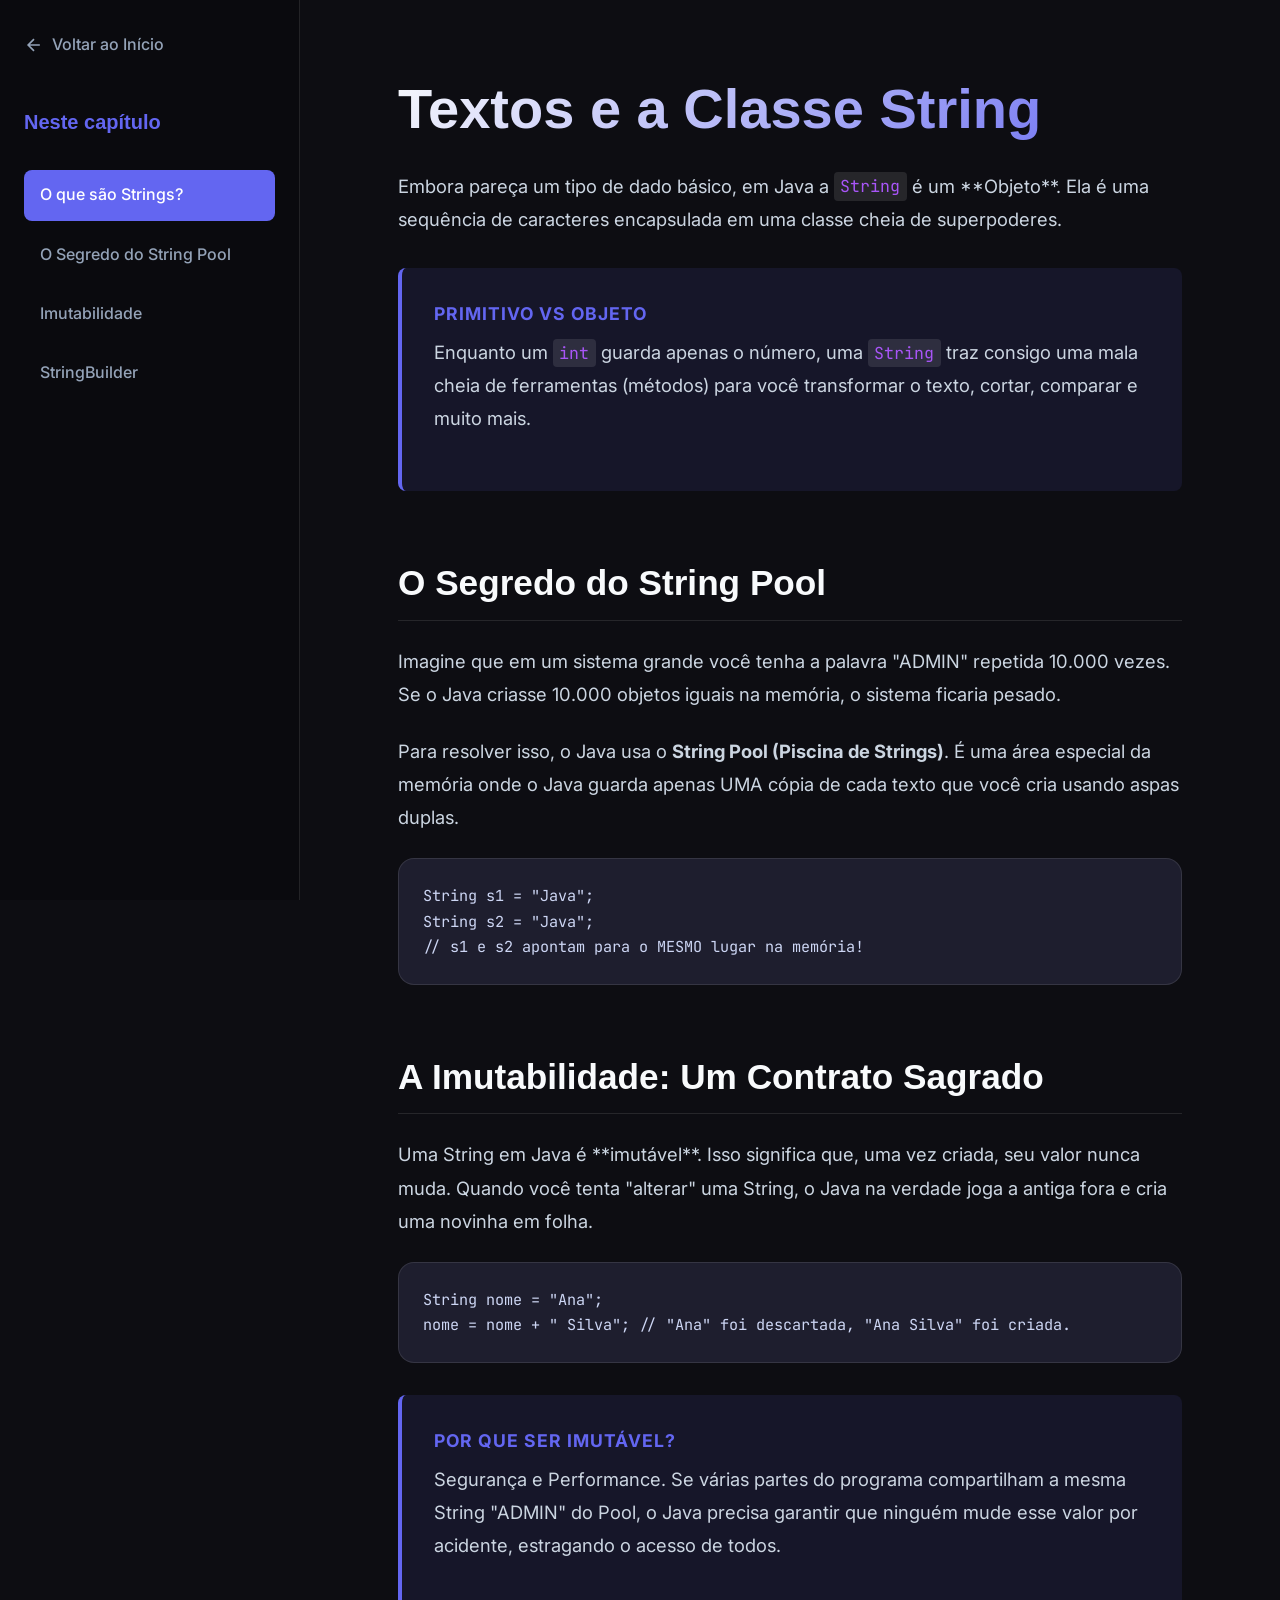
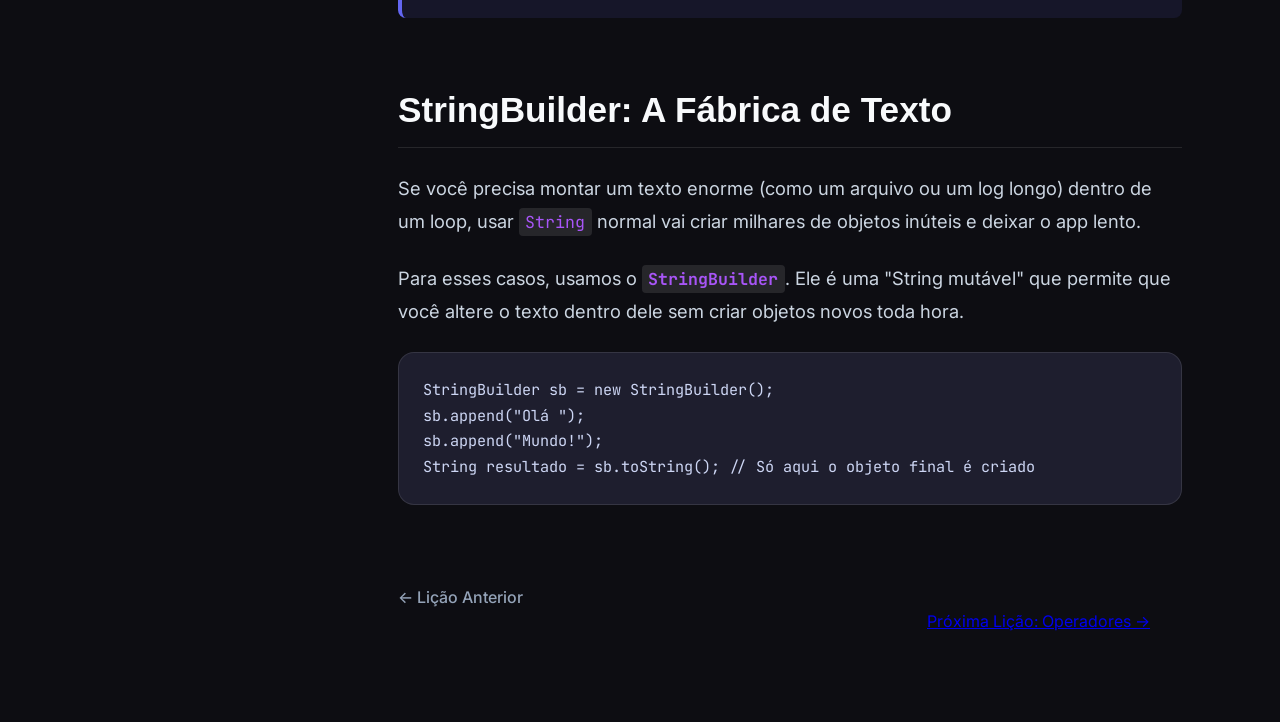
<file: Roadmap/topics/java-basics/3-strings.html>
<!DOCTYPE html>
<html lang="pt-br">

<head>
    <meta charset="UTF-8">
    <meta name="viewport" content="width=device-width, initial-scale=1.0">
    <title>Textos e Strings | The DevRoad</title>
    <link rel="stylesheet" href="../../style.css">
    <link rel="preconnect" href="https://fonts.googleapis.com">
    <link rel="preconnect" href="https://fonts.gstatic.com" crossorigin>
    <link
        href="https://fonts.googleapis.com/css2?family=Inter:wght@400;500;600;700;800&family=JetBrains+Mono:wght@400;500&display=swap"
        rel="stylesheet">
</head>

<body class="topic-page">
    <aside class="topic-sidebar">
        <a href="index.html" class="back-btn">
            <svg width="20" height="20" viewBox="0 0 24 24" fill="none" stroke="currentColor" stroke-width="2">
                <path d="M19 12H5M12 19l-7-7 7-7" />
            </svg>
            Voltar ao Início
        </a>
        <h2>Neste capítulo</h2>
        <div class="sidebar-item active" onclick="scrollToSection('intro-strings')">O que são Strings?</div>
        <div class="sidebar-item" onclick="scrollToSection('pool')">O Segredo do String Pool</div>
        <div class="sidebar-item" onclick="scrollToSection('imutabilidade')">Imutabilidade</div>
        <div class="sidebar-item" onclick="scrollToSection('builder')">StringBuilder</div>
    </aside>

    <main class="topic-main">
        <article class="lesson-content">
            <section id="intro-strings">
                <h1>Textos e a Classe String</h1>
                <p>Embora pareça um tipo de dado básico, em Java a <code>String</code> é um **Objeto**. Ela é uma
                    sequência de caracteres encapsulada em uma classe cheia de superpoderes.</p>

                <div class="callout">
                    <h4>Primitivo vs Objeto</h4>
                    <p>Enquanto um <code>int</code> guarda apenas o número, uma <code>String</code> traz consigo uma
                        mala cheia de ferramentas (métodos) para você transformar o texto, cortar, comparar e muito
                        mais.</p>
                </div>
            </section>

            <section id="pool">
                <h2>O Segredo do String Pool</h2>
                <p>Imagine que em um sistema grande você tenha a palavra "ADMIN" repetida 10.000 vezes. Se o Java
                    criasse 10.000 objetos iguais na memória, o sistema ficaria pesado.</p>
                <p>Para resolver isso, o Java usa o <strong>String Pool (Piscina de Strings)</strong>. É uma área
                    especial da memória onde o Java guarda apenas UMA cópia de cada texto que você cria usando aspas
                    duplas.</p>

                <pre><code>String s1 = "Java";
String s2 = "Java";
// s1 e s2 apontam para o MESMO lugar na memória!</code></pre>
            </section>

            <section id="imutabilidade">
                <h2>A Imutabilidade: Um Contrato Sagrado</h2>
                <p>Uma String em Java é **imutável**. Isso significa que, uma vez criada, seu valor nunca muda. Quando
                    você tenta "alterar" uma String, o Java na verdade joga a antiga fora e cria uma novinha em folha.
                </p>
                <pre><code>String nome = "Ana";
nome = nome + " Silva"; // "Ana" foi descartada, "Ana Silva" foi criada.</code></pre>

                <div class="callout" style="background: rgba(99, 102, 241, 0.1);">
                    <h4>Por que ser imutável?</h4>
                    <p>Segurança e Performance. Se várias partes do programa compartilham a mesma String "ADMIN" do
                        Pool, o Java precisa garantir que ninguém mude esse valor por acidente, estragando o acesso de
                        todos.</p>
                </div>
            </section>

            <section id="builder">
                <h2>StringBuilder: A Fábrica de Texto</h2>
                <p>Se você precisa montar um texto enorme (como um arquivo ou um log longo) dentro de um loop, usar
                    <code>String</code> normal vai criar milhares de objetos inúteis e deixar o app lento.
                </p>
                <p>Para esses casos, usamos o <strong><code>StringBuilder</code></strong>. Ele é uma "String mutável"
                    que permite que você altere o texto dentro dele sem criar objetos novos toda hora.</p>
                <pre><code>StringBuilder sb = new StringBuilder();
sb.append("Olá ");
sb.append("Mundo!");
String resultado = sb.toString(); // Só aqui o objeto final é criado</code></pre>
            </section>

            <div style="margin-top: 5rem; display: flex; justify-content: space-between; align-items: center;">
                <a href="2-variaveis-primitivos.html" class="back-btn">← Lição Anterior</a>
                <a href="4-operadores.html" class="lesson-card" style="padding: 1rem 2rem; margin: 0;">
                    Próxima Lição: Operadores →
                </a>
            </div>
        </article>
    </main>

    <script src="../../main.js"></script>
    <script>
        function scrollToSection(id) {
            const section = document.getElementById(id);
            const yOffset = -100;
            const y = section.getBoundingClientRect().top + window.pageYOffset + yOffset;
            window.scrollTo({ top: y, behavior: 'smooth' });
        }

        window.addEventListener('scroll', () => {
            const sections = document.querySelectorAll('section');
            const sidebarItems = document.querySelectorAll('.sidebar-item');

            let current = '';
            const scrollPos = window.pageYOffset || document.documentElement.scrollTop || document.body.scrollTop;
            const windowHeight = window.innerHeight;
            const bodyHeight = document.documentElement.scrollHeight;

            if (scrollPos + windowHeight >= bodyHeight - 50) {
                current = sections[sections.length - 1].getAttribute('id');
            } else {
                sections.forEach(section => {
                    const sectionTop = section.offsetTop;
                    if (scrollPos >= sectionTop - 150) {
                        current = section.getAttribute('id');
                    }
                });
            }

            sidebarItems.forEach(item => {
                item.classList.remove('active');
                if (item.getAttribute('onclick').includes(`'${current}'`)) {
                    item.classList.add('active');
                }
            });
        });
    </script>
</body>

</html>
</file>
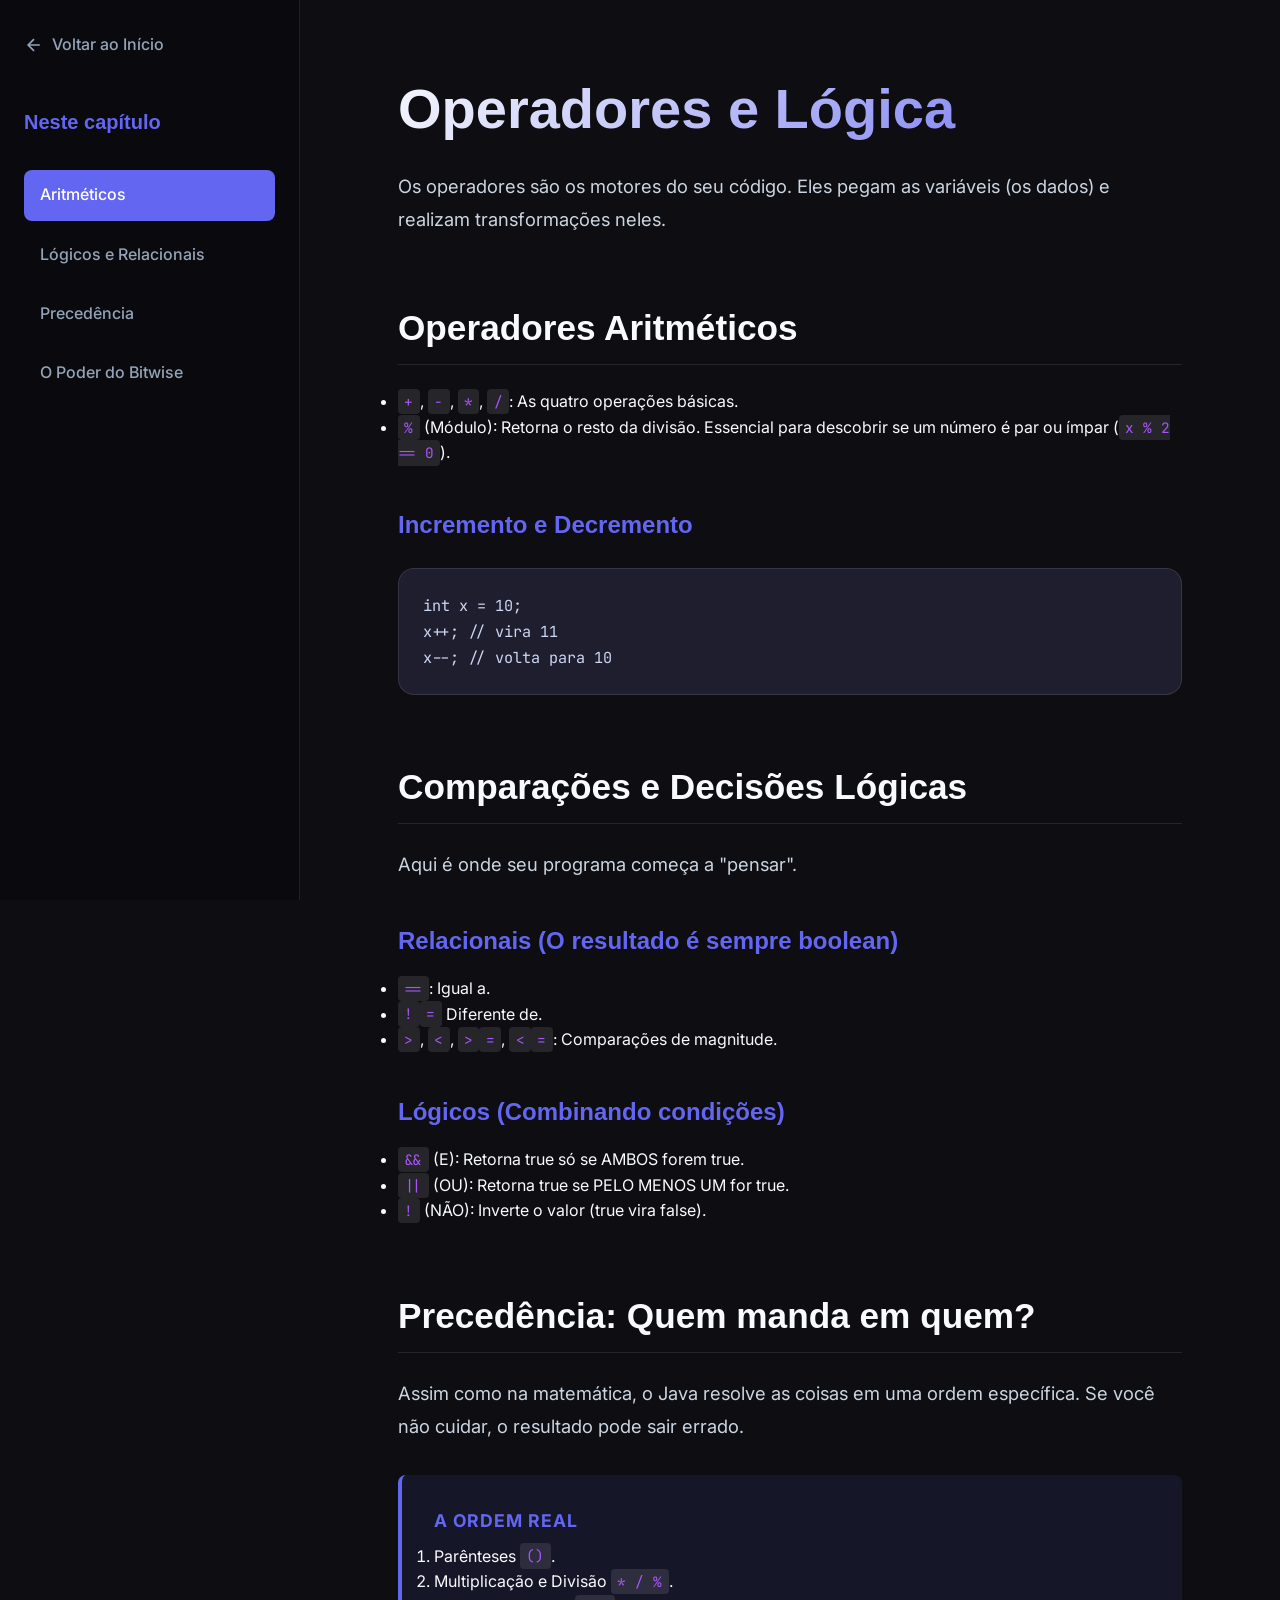
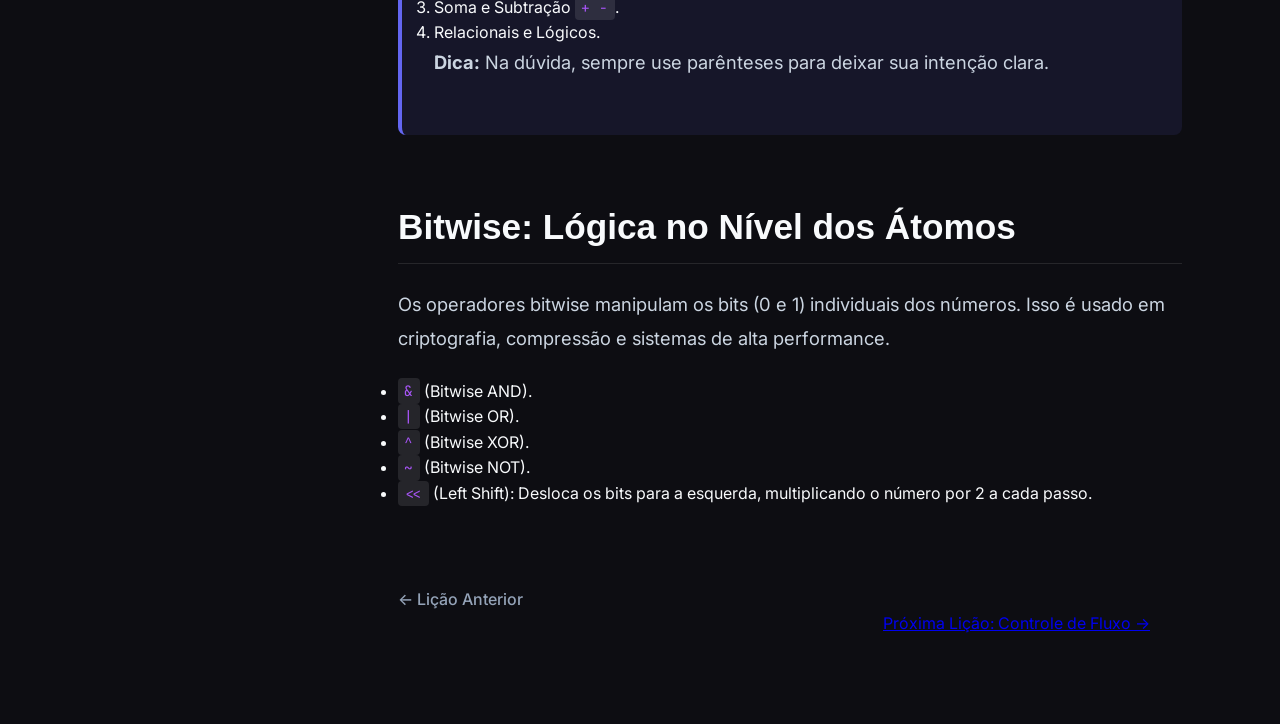
<file: Roadmap/topics/java-basics/4-operadores.html>
<!DOCTYPE html>
<html lang="pt-br">

<head>
    <meta charset="UTF-8">
    <meta name="viewport" content="width=device-width, initial-scale=1.0">
    <title>Operadores e Lógica | The DevRoad</title>
    <link rel="stylesheet" href="../../style.css">
    <link rel="preconnect" href="https://fonts.googleapis.com">
    <link rel="preconnect" href="https://fonts.gstatic.com" crossorigin>
    <link
        href="https://fonts.googleapis.com/css2?family=Inter:wght@400;500;600;700;800&family=JetBrains+Mono:wght@400;500&display=swap"
        rel="stylesheet">
</head>

<body class="topic-page">
    <aside class="topic-sidebar">
        <a href="index.html" class="back-btn">
            <svg width="20" height="20" viewBox="0 0 24 24" fill="none" stroke="currentColor" stroke-width="2">
                <path d="M19 12H5M12 19l-7-7 7-7" />
            </svg>
            Voltar ao Início
        </a>
        <h2>Neste capítulo</h2>
        <div class="sidebar-item active" onclick="scrollToSection('aritmeticos')">Aritméticos</div>
        <div class="sidebar-item" onclick="scrollToSection('logicos')">Lógicos e Relacionais</div>
        <div class="sidebar-item" onclick="scrollToSection('precedencia')">Precedência</div>
        <div class="sidebar-item" onclick="scrollToSection('bitwise')">O Poder do Bitwise</div>
    </aside>

    <main class="topic-main">
        <article class="lesson-content">
            <section id="aritmeticos">
                <h1>Operadores e Lógica</h1>
                <p>Os operadores são os motores do seu código. Eles pegam as variáveis (os dados) e realizam
                    transformações neles.</p>

                <h2>Operadores Aritméticos</h2>
                <ul>
                    <li><code>+</code>, <code>-</code>, <code>*</code>, <code>/</code>: As quatro operações básicas.
                    </li>
                    <li><code>%</code> (Módulo): Retorna o resto da divisão. Essencial para descobrir se um número é par
                        ou ímpar (<code>x % 2 == 0</code>).</li>
                </ul>
                <h3>Incremento e Decremento</h3>
                <pre><code>int x = 10;
x++; // vira 11
x--; // volta para 10</code></pre>
            </section>

            <section id="logicos">
                <h2>Comparações e Decisões Lógicas</h2>
                <p>Aqui é onde seu programa começa a "pensar".</p>
                <h3>Relacionais (O resultado é sempre boolean)</h3>
                <ul>
                    <li><code>==</code>: Igual a.</li>
                    <li><code>!</code><code>=</code> Diferente de.</li>
                    <li><code>></code>, <code><</code>, <code>></code><code>=</code>, <code><</code><code>=</code>:
                        Comparações de magnitude.</li>
                </ul>
                <h3>Lógicos (Combinando condições)</h3>
                <ul>
                    <li><code>&&</code> (E): Retorna true só se AMBOS forem true.</li>
                    <li><code>||</code> (OU): Retorna true se PELO MENOS UM for true.</li>
                    <li><code>!</code> (NÃO): Inverte o valor (true vira false).</li>
                </ul>
            </section>

            <section id="precedencia">
                <h2>Precedência: Quem manda em quem?</h2>
                <p>Assim como na matemática, o Java resolve as coisas em uma ordem específica. Se você não cuidar, o
                    resultado pode sair errado.</p>
                <div class="callout">
                    <h4>A Ordem Real</h4>
                    <ol>
                        <li>Parênteses <code>()</code>.</li>
                        <li>Multiplicação e Divisão <code>* / %</code>.</li>
                        <li>Soma e Subtração <code>+ -</code>.</li>
                        <li>Relacionais e Lógicos.</li>
                    </ol>
                    <p><strong>Dica:</strong> Na dúvida, sempre use parênteses para deixar sua intenção clara.</p>
                </div>
            </section>

            <section id="bitwise">
                <h2>Bitwise: Lógica no Nível dos Átomos</h2>
                <p>Os operadores bitwise manipulam os bits (0 e 1) individuais dos números. Isso é usado em
                    criptografia, compressão e sistemas de alta performance.</p>
                <ul>
                    <li><code>&</code> (Bitwise AND).</li>
                    <li><code>|</code> (Bitwise OR).</li>
                    <li><code>^</code> (Bitwise XOR).</li>
                    <li><code>~</code> (Bitwise NOT).</li>
                    <li><code><<</code> (Left Shift): Desloca os bits para a esquerda, multiplicando o número por 2 a
                        cada passo.</li>
                </ul>
            </section>

            <div style="margin-top: 5rem; display: flex; justify-content: space-between; align-items: center;">
                <a href="3-strings.html" class="back-btn">← Lição Anterior</a>
                <a href="5-controle-fluxo.html" class="lesson-card" style="padding: 1rem 2rem; margin: 0;">
                    Próxima Lição: Controle de Fluxo →
                </a>
            </div>
        </article>
    </main>

    <script src="../../main.js"></script>
    <script>
        function scrollToSection(id) {
            const section = document.getElementById(id);
            const yOffset = -100;
            const y = section.getBoundingClientRect().top + window.pageYOffset + yOffset;
            window.scrollTo({ top: y, behavior: 'smooth' });
        }

        window.addEventListener('scroll', () => {
            const sections = document.querySelectorAll('section');
            const sidebarItems = document.querySelectorAll('.sidebar-item');

            let current = '';
            const scrollPos = window.pageYOffset || document.documentElement.scrollTop || document.body.scrollTop;
            const windowHeight = window.innerHeight;
            const bodyHeight = document.documentElement.scrollHeight;

            if (scrollPos + windowHeight >= bodyHeight - 50) {
                current = sections[sections.length - 1].getAttribute('id');
            } else {
                sections.forEach(section => {
                    const sectionTop = section.offsetTop;
                    if (scrollPos >= sectionTop - 150) {
                        current = section.getAttribute('id');
                    }
                });
            }

            sidebarItems.forEach(item => {
                item.classList.remove('active');
                if (item.getAttribute('onclick').includes(`'${current}'`)) {
                    item.classList.add('active');
                }
            });
        });
    </script>
</body>

</html>
</file>
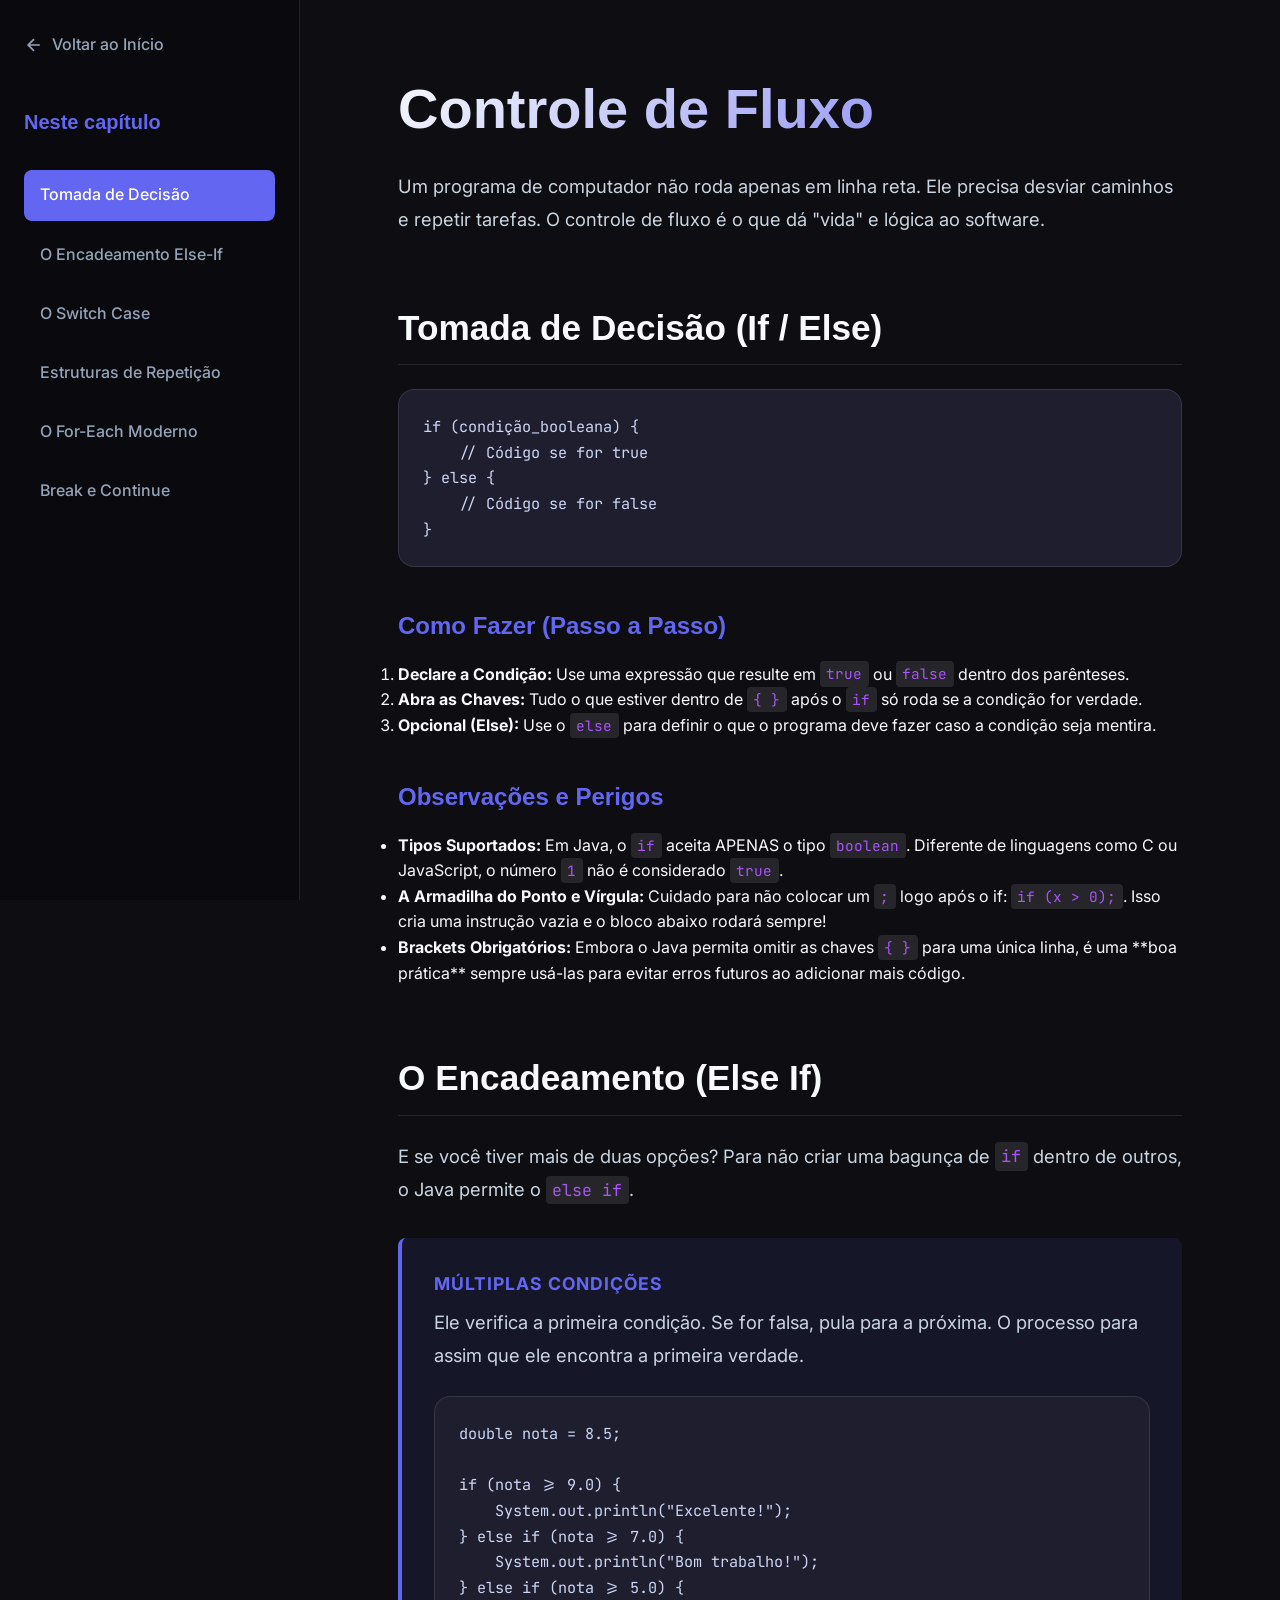
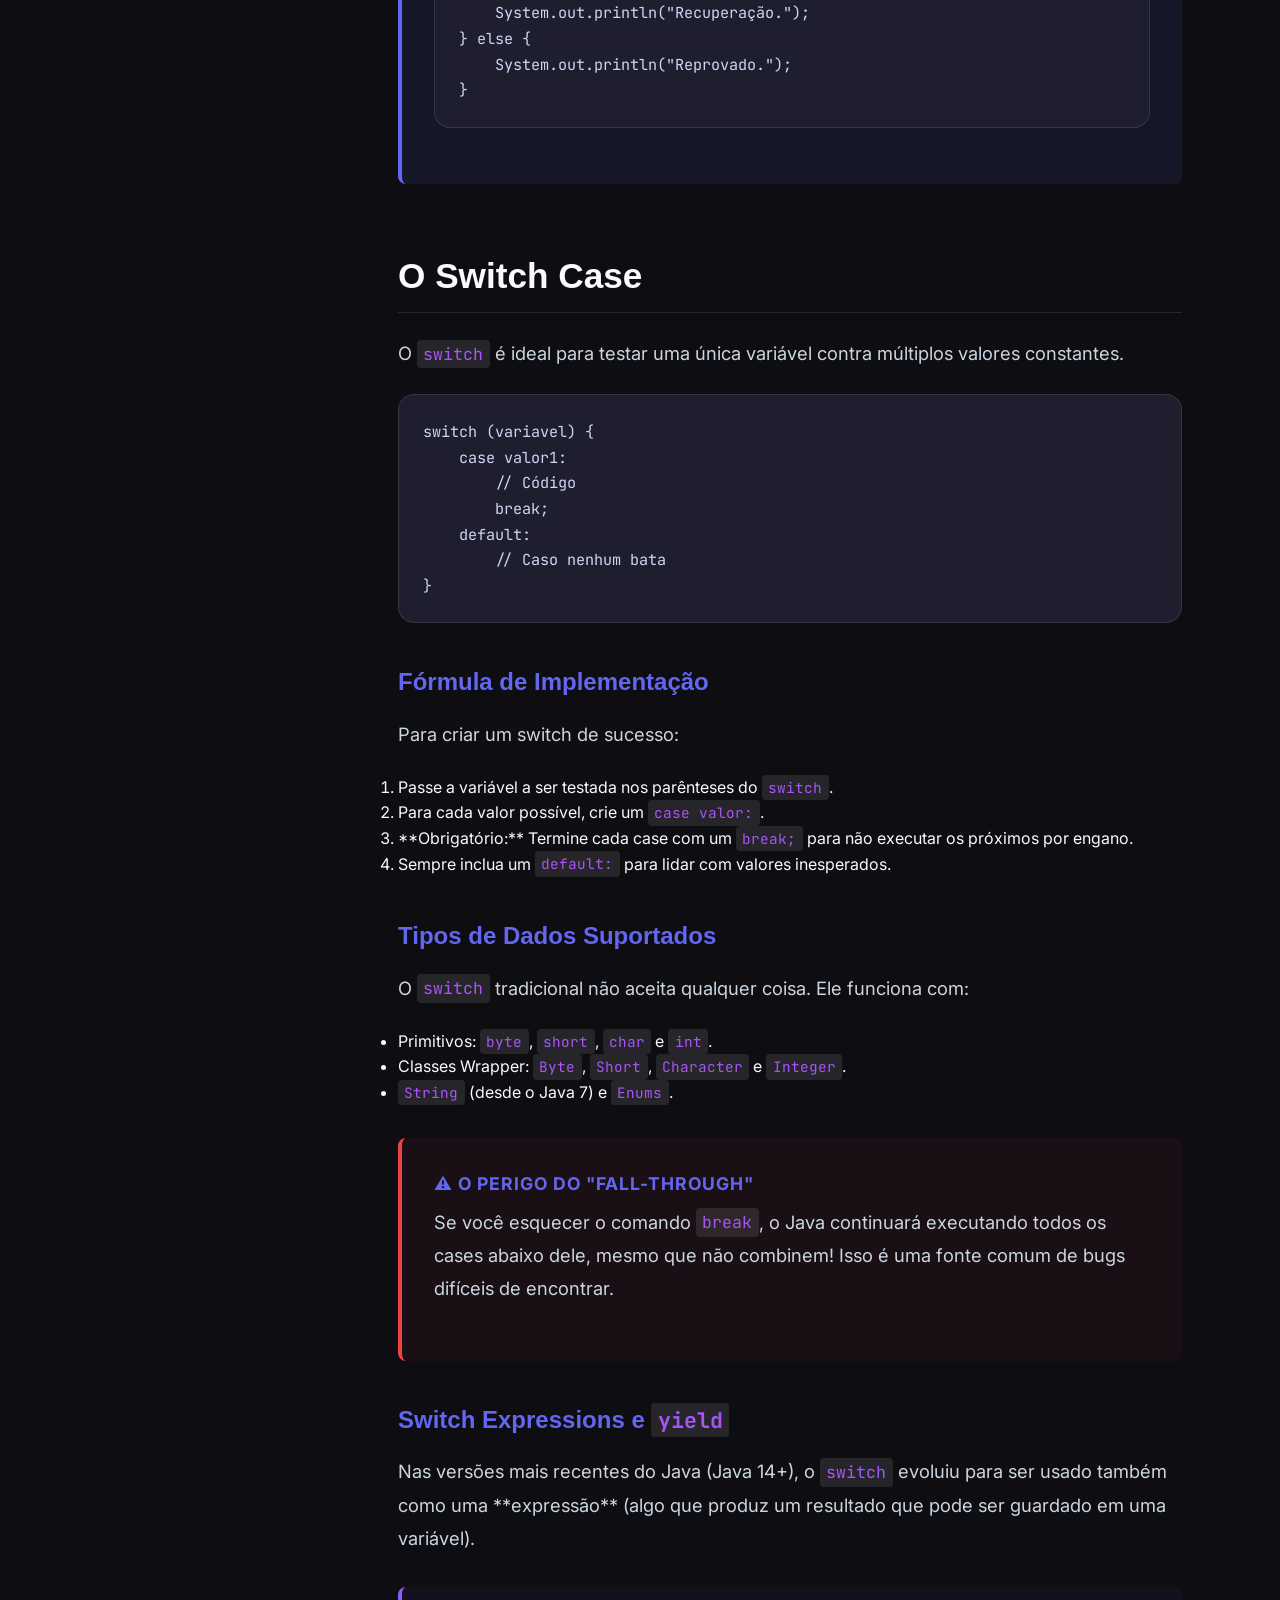
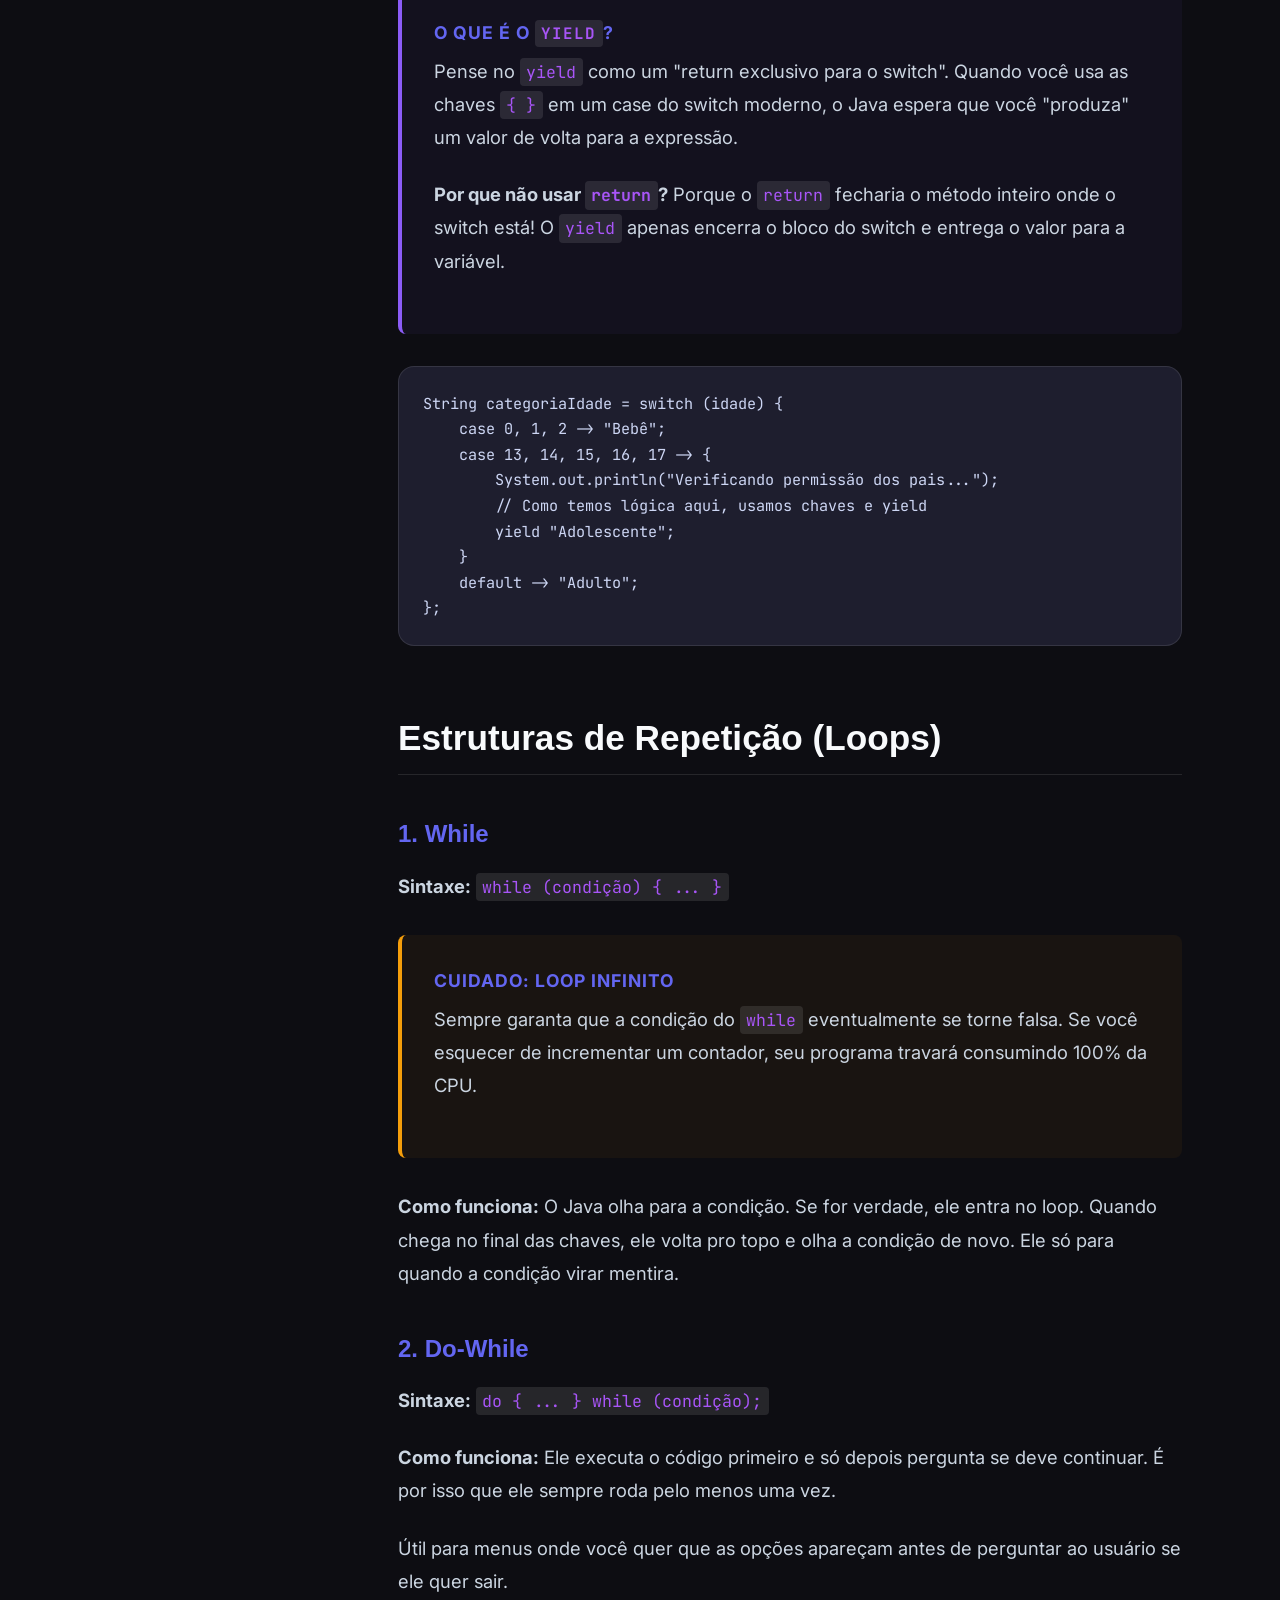
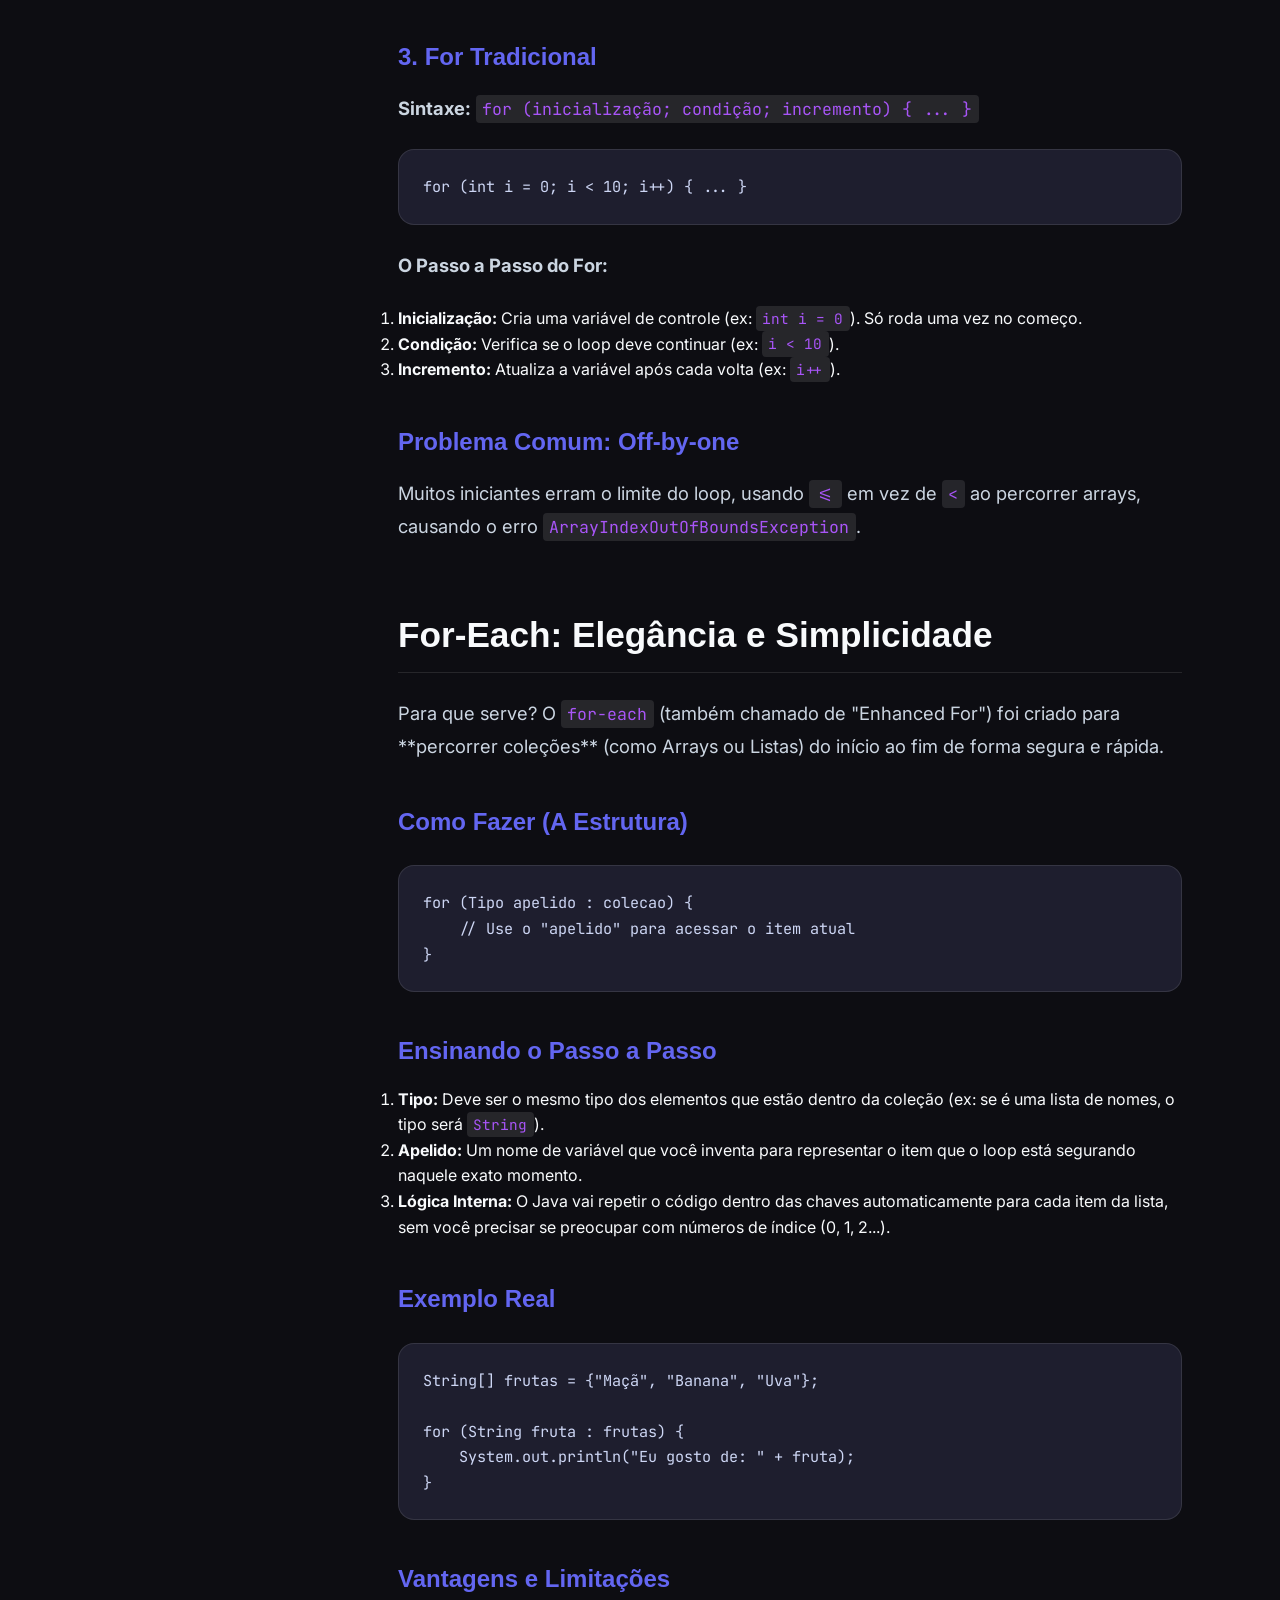
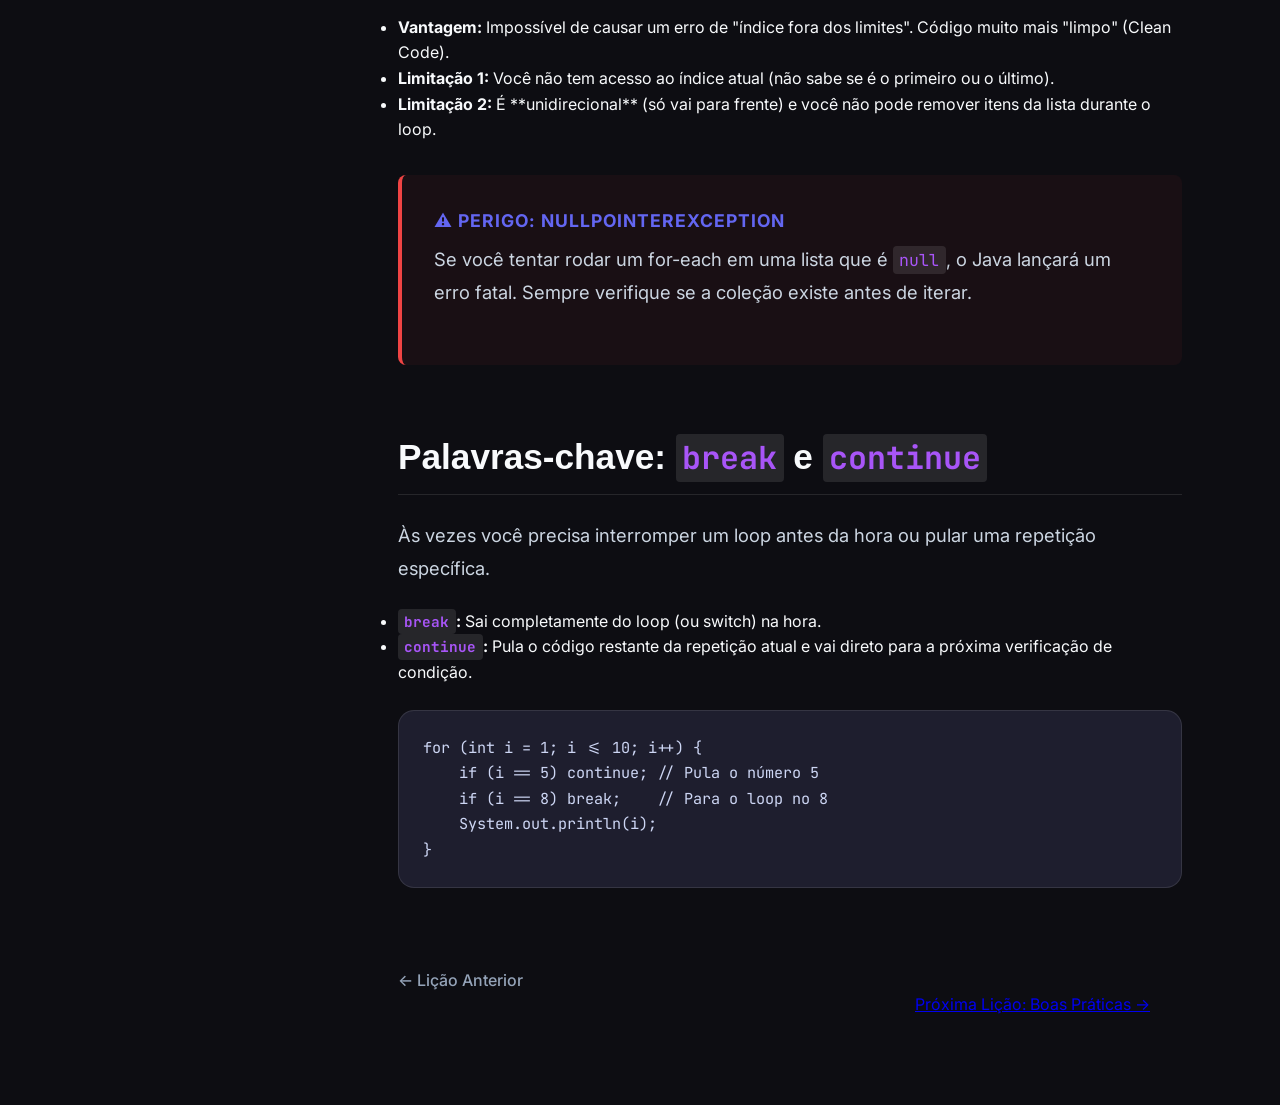
<file: Roadmap/topics/java-basics/5-controle-fluxo.html>
<!DOCTYPE html>
<html lang="pt-br">

<head>
    <meta charset="UTF-8">
    <meta name="viewport" content="width=device-width, initial-scale=1.0">
    <title>Controle de Fluxo | The DevRoad</title>
    <link rel="stylesheet" href="../../style.css">
    <link rel="preconnect" href="https://fonts.googleapis.com">
    <link rel="preconnect" href="https://fonts.gstatic.com" crossorigin>
    <link
        href="https://fonts.googleapis.com/css2?family=Inter:wght@400;500;600;700;800&family=JetBrains+Mono:wght@400;500&display=swap"
        rel="stylesheet">
</head>

<body class="topic-page">
    <aside class="topic-sidebar">
        <a href="index.html" class="back-btn">
            <svg width="20" height="20" viewBox="0 0 24 24" fill="none" stroke="currentColor" stroke-width="2">
                <path d="M19 12H5M12 19l-7-7 7-7" />
            </svg>
            Voltar ao Início
        </a>
        <h2>Neste capítulo</h2>
        <div class="sidebar-item active" onclick="scrollToSection('decisao')">Tomada de Decisão</div>
        <div class="sidebar-item" onclick="scrollToSection('elseif')">O Encadeamento Else-If</div>
        <div class="sidebar-item" onclick="scrollToSection('switch')">O Switch Case</div>
        <div class="sidebar-item" onclick="scrollToSection('loops')">Estruturas de Repetição</div>
        <div class="sidebar-item" onclick="scrollToSection('foreach')">O For-Each Moderno</div>
        <div class="sidebar-item" onclick="scrollToSection('keywords')">Break e Continue</div>
    </aside>

    <main class="topic-main">
        <article class="lesson-content">
            <section id="decisao">
                <h1>Controle de Fluxo</h1>
                <p>Um programa de computador não roda apenas em linha reta. Ele precisa desviar caminhos e repetir
                    tarefas. O controle de fluxo é o que dá "vida" e lógica ao software.</p>

                <h2>Tomada de Decisão (If / Else)</h2>
                <div class="code-block">
                    <pre><code>if (condição_booleana) {
    // Código se for true
} else {
    // Código se for false
}</code></pre>
                </div>

                <h3>Como Fazer (Passo a Passo)</h3>
                <ol>
                    <li><strong>Declare a Condição:</strong> Use uma expressão que resulte em <code>true</code> ou
                        <code>false</code> dentro dos parênteses.
                    </li>
                    <li><strong>Abra as Chaves:</strong> Tudo o que estiver dentro de <code>{ }</code> após o
                        <code>if</code> só roda se a condição for verdade.
                    </li>
                    <li><strong>Opcional (Else):</strong> Use o <code>else</code> para definir o que o programa deve
                        fazer caso a condição seja mentira.</li>
                </ol>

                <h3>Observações e Perigos</h3>
                <ul>
                    <li><strong>Tipos Suportados:</strong> Em Java, o <code>if</code> aceita APENAS o tipo
                        <code>boolean</code>. Diferente de linguagens como C ou JavaScript, o número <code>1</code> não
                        é considerado <code>true</code>.
                    </li>
                    <li><strong>A Armadilha do Ponto e Vírgula:</strong> Cuidado para não colocar um <code>;</code> logo
                        após o if: <code>if (x > 0);</code>. Isso cria uma instrução vazia e o bloco abaixo rodará
                        sempre!</li>
                    <li><strong>Brackets Obrigatórios:</strong> Embora o Java permita omitir as chaves <code>{ }</code>
                        para uma única linha, é uma **boa prática** sempre usá-las para evitar erros futuros ao
                        adicionar mais código.</li>
                </ul>
            </section>

            <section id="elseif">
                <h2>O Encadeamento (Else If)</h2>
                <p>E se você tiver mais de duas opções? Para não criar uma bagunça de <code>if</code> dentro de outros,
                    o Java permite o <code>else if</code>.</p>
                <div class="callout">
                    <h4>Múltiplas Condições</h4>
                    <p>Ele verifica a primeira condição. Se for falsa, pula para a próxima. O processo para assim que
                        ele encontra a primeira verdade.</p>
                    <div class="code-block">
                        <pre><code>double nota = 8.5;

if (nota >= 9.0) {
    System.out.println("Excelente!");
} else if (nota >= 7.0) {
    System.out.println("Bom trabalho!");
} else if (nota >= 5.0) {
    System.out.println("Recuperação.");
} else {
    System.out.println("Reprovado.");
}</code></pre>
                    </div>
                </div>
            </section>

            <section id="switch">
                <h2>O Switch Case</h2>
                <p>O <code>switch</code> é ideal para testar uma única variável contra múltiplos valores constantes.</p>

                <div class="code-block">
                    <pre><code>switch (variavel) {
    case valor1: 
        // Código
        break;
    default:
        // Caso nenhum bata
}</code></pre>
                </div>

                <h3>Fórmula de Implementação</h3>
                <p>Para criar um switch de sucesso:</p>
                <ol>
                    <li>Passe a variável a ser testada nos parênteses do <code>switch</code>.</li>
                    <li>Para cada valor possível, crie um <code>case valor:</code>.</li>
                    <li>**Obrigatório:** Termine cada case com um <code>break;</code> para não executar os próximos por
                        engano.</li>
                    <li>Sempre inclua um <code>default:</code> para lidar com valores inesperados.</li>
                </ol>

                <h3>Tipos de Dados Suportados</h3>
                <p>O <code>switch</code> tradicional não aceita qualquer coisa. Ele funciona com:</p>
                <ul>
                    <li>Primitivos: <code>byte</code>, <code>short</code>, <code>char</code> e <code>int</code>.</li>
                    <li>Classes Wrapper: <code>Byte</code>, <code>Short</code>, <code>Character</code> e
                        <code>Integer</code>.
                    </li>
                    <li><code>String</code> (desde o Java 7) e <code>Enums</code>.</li>
                </ul>

                <div class="callout" style="border-color: #ef4444; background: rgba(239, 68, 68, 0.05);">
                    <h4>⚠️ O Perigo do "Fall-through"</h4>
                    <p>Se você esquecer o comando <code>break</code>, o Java continuará executando todos os cases abaixo
                        dele, mesmo que não combinem! Isso é uma fonte comum de bugs difíceis de encontrar.</p>
                </div>

                <h3>Switch Expressions e <code>yield</code></h3>
                <p>Nas versões mais recentes do Java (Java 14+), o <code>switch</code> evoluiu para ser usado também
                    como uma **expressão** (algo que produz um resultado que pode ser guardado em uma variável).</p>

                <div class="callout" style="border-color: #8b5cf6; background: rgba(139, 92, 246, 0.05);">
                    <h4>O que é o <code>yield</code>?</h4>
                    <p>Pense no <code>yield</code> como um "return exclusivo para o switch". Quando você usa as chaves
                        <code>{ }</code> em um case do switch moderno, o Java espera que você "produza" um valor de
                        volta para a expressão.
                    </p>
                    <p><strong>Por que não usar <code>return</code>?</strong> Porque o <code>return</code> fecharia o
                        método inteiro onde o switch está! O <code>yield</code> apenas encerra o bloco do switch e
                        entrega o valor para a variável.</p>
                </div>

                <div class="code-block">
                    <pre><code>String categoriaIdade = switch (idade) {
    case 0, 1, 2 -> "Bebê";
    case 13, 14, 15, 16, 17 -> {
        System.out.println("Verificando permissão dos pais...");
        // Como temos lógica aqui, usamos chaves e yield
        yield "Adolescente";
    }
    default -> "Adulto";
};</code></pre>
                </div>
            </section>

            <section id="loops">
                <h2>Estruturas de Repetição (Loops)</h2>

                <h3>1. While</h3>
                <p><strong>Sintaxe:</strong> <code>while (condição) { ... }</code></p>
                <div class="callout" style="border-color: #f59e0b; background: rgba(245, 158, 11, 0.05);">
                    <h4>Cuidado: Loop Infinito</h4>
                    <p>Sempre garanta que a condição do <code>while</code> eventualmente se torne falsa. Se você
                        esquecer de incrementar um contador, seu programa travará consumindo 100% da CPU.</p>
                </div>
                <p><strong>Como funciona:</strong> O Java olha para a condição. Se for verdade, ele entra no loop.
                    Quando chega no final das chaves, ele volta pro topo e olha a condição de novo. Ele só para quando a
                    condição virar mentira.</p>

                <h3>2. Do-While</h3>
                <p><strong>Sintaxe:</strong> <code>do { ... } while (condição);</code></p>
                <p><strong>Como funciona:</strong> Ele executa o código primeiro e só depois pergunta se deve continuar.
                    É por isso que ele sempre roda pelo menos uma vez.</p>
                <p>Útil para menus onde você quer que as opções apareçam antes de perguntar ao usuário se ele quer sair.
                </p>

                <h3>3. For Tradicional</h3>
                <p><strong>Sintaxe:</strong> <code>for (inicialização; condição; incremento) { ... }</code></p>
                <div class="code-block">
                    <pre><code>for (int i = 0; i < 10; i++) { ... }</code></pre>
                </div>
                <p><strong>O Passo a Passo do For:</strong></p>
                <ol>
                    <li><strong>Inicialização:</strong> Cria uma variável de controle (ex: <code>int i = 0</code>). Só
                        roda uma vez no começo.</li>
                    <li><strong>Condição:</strong> Verifica se o loop deve continuar (ex: <code>i < 10</code>).</li>
                    <li><strong>Incremento:</strong> Atualiza a variável após cada volta (ex: <code>i++</code>).</li>
                </ol>
                <h3>Problema Comum: Off-by-one</h3>
                <p>Muitos iniciantes erram o limite do loop, usando <code><=</code> em vez de <code><</code> ao
                    percorrer arrays, causando o erro <code>ArrayIndexOutOfBoundsException</code>.</p>
            </section>

            <section id="foreach">
                <h2>For-Each: Elegância e Simplicidade</h2>
                <p>Para que serve? O <code>for-each</code> (também chamado de "Enhanced For") foi criado para
                    **percorrer coleções** (como Arrays ou Listas) do início ao fim de forma segura e rápida.</p>

                <h3>Como Fazer (A Estrutura)</h3>
                <div class="code-block">
                    <pre><code>for (Tipo apelido : colecao) {
    // Use o "apelido" para acessar o item atual
}</code></pre>
                </div>

                <h3>Ensinando o Passo a Passo</h3>
                <ol>
                    <li><strong>Tipo:</strong> Deve ser o mesmo tipo dos elementos que estão dentro da coleção (ex: se é
                        uma lista de nomes, o tipo será <code>String</code>).</li>
                    <li><strong>Apelido:</strong> Um nome de variável que você inventa para representar o item que o
                        loop está segurando naquele exato momento.</li>
                    <li><strong>Lógica Interna:</strong> O Java vai repetir o código dentro das chaves automaticamente
                        para cada item da lista, sem você precisar se preocupar com números de índice (0, 1, 2...).</li>
                </ol>

                <h3>Exemplo Real</h3>
                <div class="code-block">
                    <pre><code>String[] frutas = {"Maçã", "Banana", "Uva"};

for (String fruta : frutas) {
    System.out.println("Eu gosto de: " + fruta);
}</code></pre>
                </div>

                <h3>Vantagens e Limitações</h3>
                <ul>
                    <li><strong>Vantagem:</strong> Impossível de causar um erro de "índice fora dos limites". Código
                        muito mais "limpo" (Clean Code).</li>
                    <li><strong>Limitação 1:</strong> Você não tem acesso ao índice atual (não sabe se é o primeiro ou o
                        último).</li>
                    <li><strong>Limitação 2:</strong> É **unidirecional** (só vai para frente) e você não pode remover
                        itens da lista durante o loop.</li>
                </ul>

                <div class="callout" style="border-color: #ef4444; background: rgba(239, 68, 68, 0.05);">
                    <h4>⚠️ Perigo: NullPointerException</h4>
                    <p>Se você tentar rodar um for-each em uma lista que é <code>null</code>, o Java lançará um erro
                        fatal. Sempre verifique se a coleção existe antes de iterar.</p>
                </div>
            </section>

            <section id="keywords">
                <h2>Palavras-chave: <code>break</code> e <code>continue</code></h2>
                <p>Às vezes você precisa interromper um loop antes da hora ou pular uma repetição específica.</p>
                <ul>
                    <li><strong><code>break</code>:</strong> Sai completamente do loop (ou switch) na hora.</li>
                    <li><strong><code>continue</code>:</strong> Pula o código restante da repetição atual e vai direto
                        para a próxima verificação de condição.</li>
                </ul>
                <div class="code-block">
                    <pre><code>for (int i = 1; i <= 10; i++) {
    if (i == 5) continue; // Pula o número 5
    if (i == 8) break;    // Para o loop no 8
    System.out.println(i);
}</code></pre>
                </div>
            </section>

            <div style="margin-top: 5rem; display: flex; justify-content: space-between; align-items: center;">
                <a href="4-operadores.html" class="back-btn">← Lição Anterior</a>
                <a href="6-boas-praticas.html" class="lesson-card" style="padding: 1rem 2rem; margin: 0;">
                    Próxima Lição: Boas Práticas →
                </a>
            </div>
        </article>
    </main>

    <script src="../../main.js"></script>
    <script>
        function scrollToSection(id) {
            const section = document.getElementById(id);
            const yOffset = -100;
            const y = section.getBoundingClientRect().top + window.pageYOffset + yOffset;
            window.scrollTo({ top: y, behavior: 'smooth' });
        }

        window.addEventListener('scroll', () => {
            const sections = document.querySelectorAll('section');
            const sidebarItems = document.querySelectorAll('.sidebar-item');

            let current = '';

            // Se chegarmos ao fim da página, forçamos o destaque do último item
            const scrollPos = window.pageYOffset || document.documentElement.scrollTop || document.body.scrollTop;
            const windowHeight = window.innerHeight;
            const bodyHeight = document.documentElement.scrollHeight;

            if (scrollPos + windowHeight >= bodyHeight - 50) {
                current = sections[sections.length - 1].getAttribute('id');
            } else {
                sections.forEach(section => {
                    const sectionTop = section.offsetTop;
                    if (scrollPos >= sectionTop - 150) {
                        current = section.getAttribute('id');
                    }
                });
            }

            sidebarItems.forEach(item => {
                item.classList.remove('active');
                if (item.getAttribute('onclick').includes(`'${current}'`)) {
                    item.classList.add('active');
                }
            });
        });
    </script>
</body>

</html>
</file>
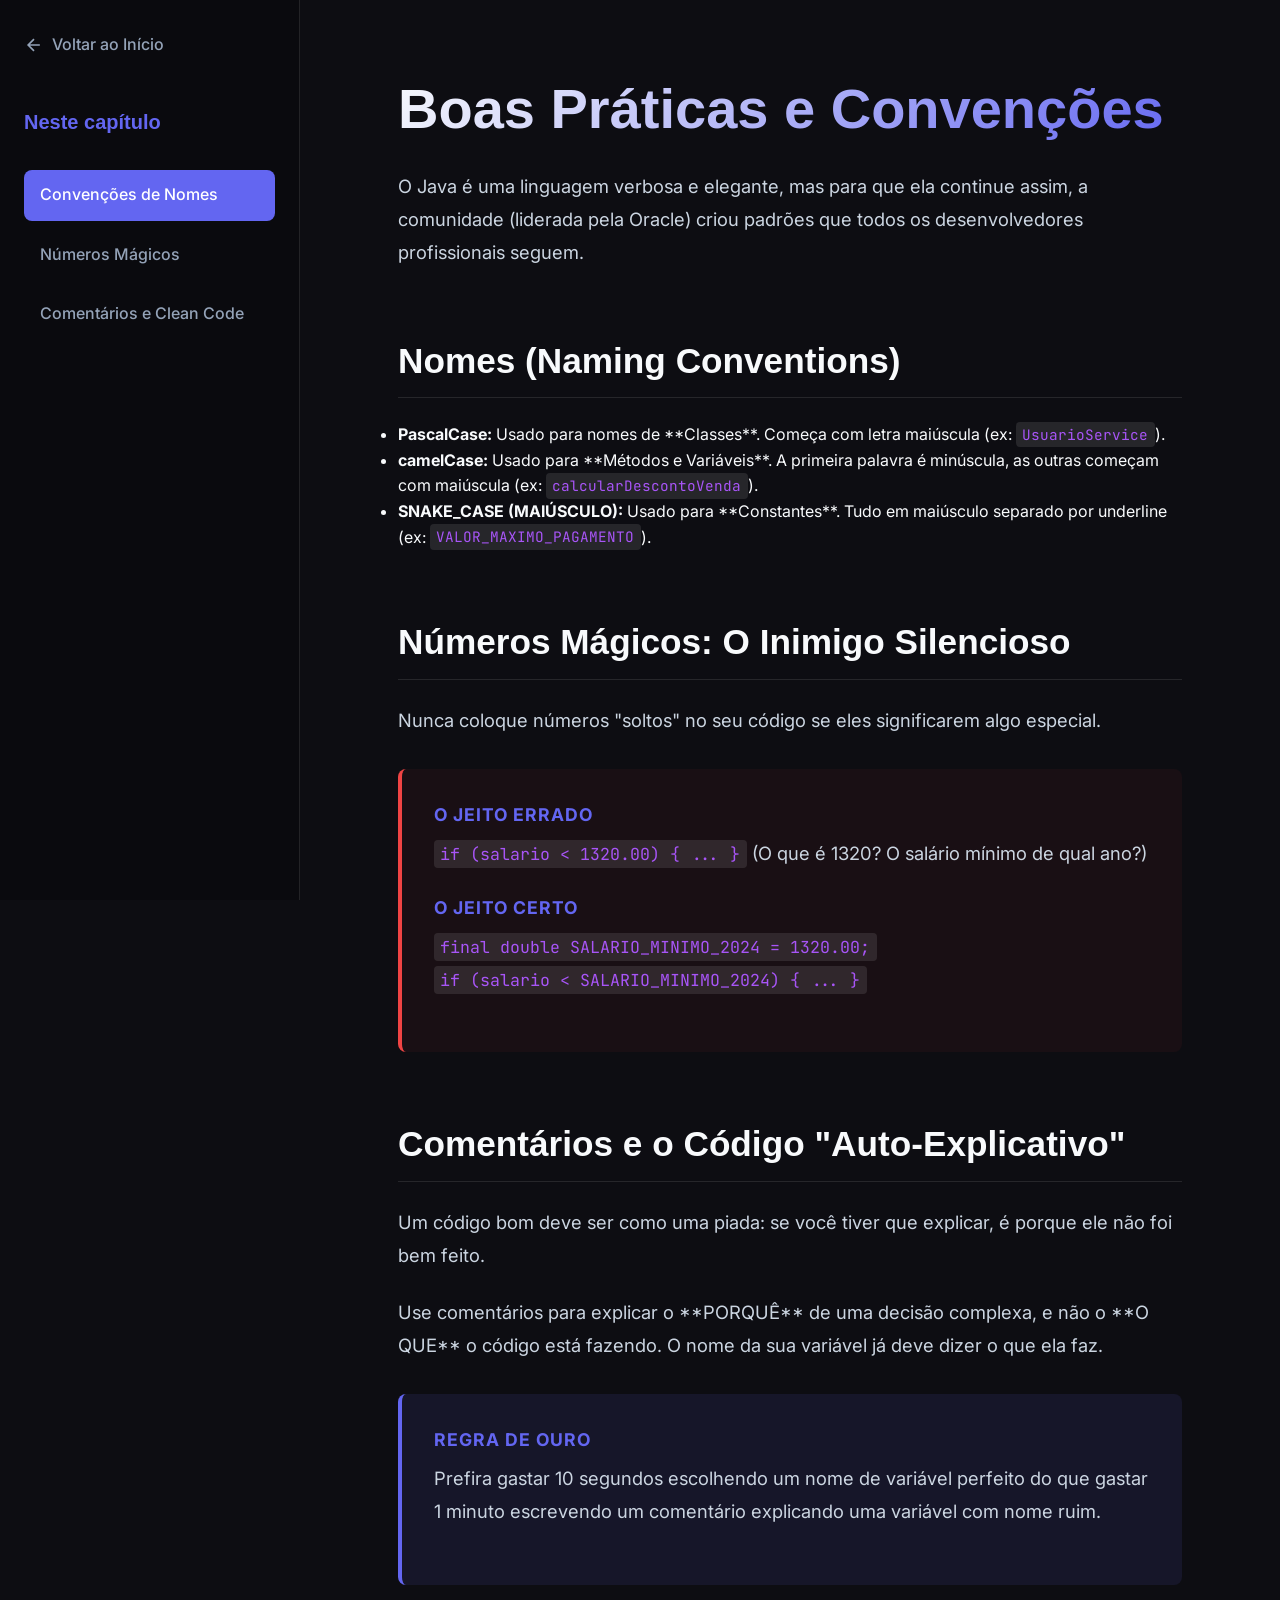
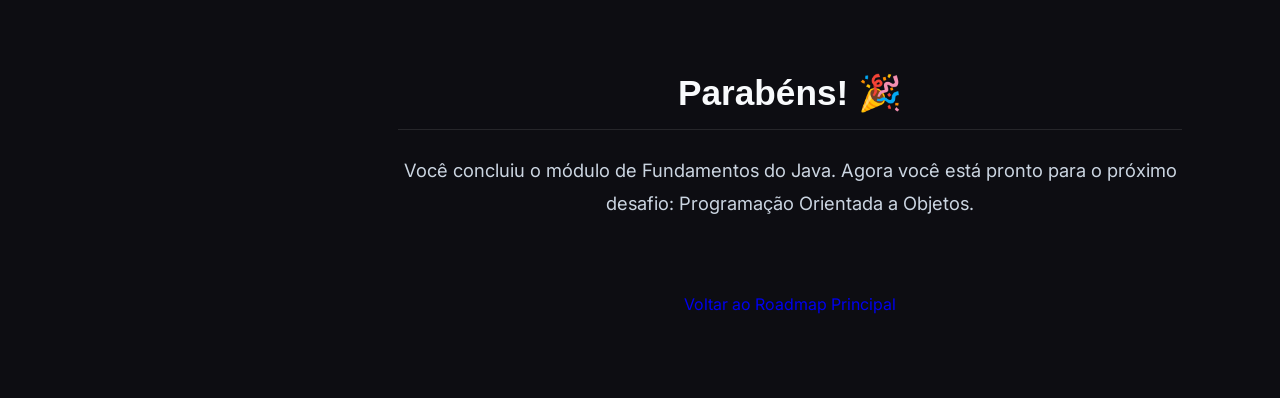
<file: Roadmap/topics/java-basics/6-boas-praticas.html>
<!DOCTYPE html>
<html lang="pt-br">

<head>
    <meta charset="UTF-8">
    <meta name="viewport" content="width=device-width, initial-scale=1.0">
    <title>Boas Práticas e Convenções | The DevRoad</title>
    <link rel="stylesheet" href="../../style.css">
    <link rel="preconnect" href="https://fonts.googleapis.com">
    <link rel="preconnect" href="https://fonts.gstatic.com" crossorigin>
    <link
        href="https://fonts.googleapis.com/css2?family=Inter:wght@400;500;600;700;800&family=JetBrains+Mono:wght@400;500&display=swap"
        rel="stylesheet">
</head>

<body class="topic-page">
    <aside class="topic-sidebar">
        <a href="index.html" class="back-btn">
            <svg width="20" height="20" viewBox="0 0 24 24" fill="none" stroke="currentColor" stroke-width="2">
                <path d="M19 12H5M12 19l-7-7 7-7" />
            </svg>
            Voltar ao Início
        </a>
        <h2>Neste capítulo</h2>
        <div class="sidebar-item active" onclick="scrollToSection('naming')">Convenções de Nomes</div>
        <div class="sidebar-item" onclick="scrollToSection('magic')">Números Mágicos</div>
        <div class="sidebar-item" onclick="scrollToSection('comentarios')">Comentários e Clean Code</div>
    </aside>

    <main class="topic-main">
        <article class="lesson-content">
            <section id="naming">
                <h1>Boas Práticas e Convenções</h1>
                <p>O Java é uma linguagem verbosa e elegante, mas para que ela continue assim, a comunidade (liderada
                    pela Oracle) criou padrões que todos os desenvolvedores profissionais seguem.</p>

                <h2>Nomes (Naming Conventions)</h2>
                <ul>
                    <li><strong>PascalCase:</strong> Usado para nomes de **Classes**. Começa com letra maiúscula (ex:
                        <code>UsuarioService</code>).
                    </li>
                    <li><strong>camelCase:</strong> Usado para **Métodos e Variáveis**. A primeira palavra é minúscula,
                        as outras começam com maiúscula (ex: <code>calcularDescontoVenda</code>).</li>
                    <li><strong>SNAKE_CASE (MAIÚSCULO):</strong> Usado para **Constantes**. Tudo em maiúsculo separado
                        por underline (ex: <code>VALOR_MAXIMO_PAGAMENTO</code>).</li>
                </ul>
            </section>

            <section id="magic">
                <h2>Números Mágicos: O Inimigo Silencioso</h2>
                <p>Nunca coloque números "soltos" no seu código se eles significarem algo especial.</p>
                <div class="callout" style="background: rgba(239, 68, 68, 0.05); border-color: #ef4444;">
                    <h4>O Jeito Errado</h4>
                    <p><code>if (salario < 1320.00) { ... }</code> (O que é 1320? O salário mínimo de qual ano?)</p>
                    <h4>O Jeito Certo</h4>
                    <p><code>final double SALARIO_MINIMO_2024 = 1320.00;</code> <br>
                        <code>if (salario < SALARIO_MINIMO_2024) { ... }</code>
                    </p>
                </div>
            </section>

            <section id="comentarios">
                <h2>Comentários e o Código "Auto-Explicativo"</h2>
                <p>Um código bom deve ser como uma piada: se você tiver que explicar, é porque ele não foi bem feito.
                </p>
                <p>Use comentários para explicar o **PORQUÊ** de uma decisão complexa, e não o **O QUE** o código está
                    fazendo. O nome da sua variável já deve dizer o que ela faz.</p>

                <div class="callout">
                    <h4>Regra de Ouro</h4>
                    <p>Prefira gastar 10 segundos escolhendo um nome de variável perfeito do que gastar 1 minuto
                        escrevendo um comentário explicando uma variável com nome ruim.</p>
                </div>
            </section>

            <div style="margin-top: 5rem; text-align: center;">
                <h2>Parabéns! 🎉</h2>
                <p>Você concluiu o módulo de Fundamentos do Java. Agora você está pronto para o próximo desafio:
                    Programação Orientada a Objetos.</p>
                <a href="../../index.html" class="lesson-card"
                    style="padding: 1rem 2rem; margin-top: 2rem; text-decoration: none; display: inline-block;">
                    Voltar ao Roadmap Principal
                </a>
            </div>
        </article>
    </main>

    <script src="../../main.js"></script>
    <script>
        function scrollToSection(id) {
            const section = document.getElementById(id);
            const yOffset = -100;
            const y = section.getBoundingClientRect().top + window.pageYOffset + yOffset;
            window.scrollTo({ top: y, behavior: 'smooth' });
        }

        window.addEventListener('scroll', () => {
            const sections = document.querySelectorAll('section');
            const sidebarItems = document.querySelectorAll('.sidebar-item');

            let current = '';
            const scrollPos = window.pageYOffset || document.documentElement.scrollTop || document.body.scrollTop;
            const windowHeight = window.innerHeight;
            const bodyHeight = document.documentElement.scrollHeight;

            if (scrollPos + windowHeight >= bodyHeight - 50) {
                current = sections[sections.length - 1].getAttribute('id');
            } else {
                sections.forEach(section => {
                    const sectionTop = section.offsetTop;
                    if (scrollPos >= sectionTop - 150) {
                        current = section.getAttribute('id');
                    }
                });
            }

            sidebarItems.forEach(item => {
                item.classList.remove('active');
                if (item.getAttribute('onclick').includes(`'${current}'`)) {
                    item.classList.add('active');
                }
            });
        });
    </script>
</body>

</html>
</file>
<file: Roadmap/style.css>
:root {
    --bg-color: #0d0d12;
    --card-bg: rgba(255, 255, 255, 0.05);
    --border-color: rgba(255, 255, 255, 0.1);
    --primary: #6366f1;
    --secondary: #a855f7;
    --text-main: #f8fafc;
    --text-muted: #94a3b8;
    --accent-java: #f89820;
    --accent-english: #3b82f6;
}

* {
    margin: 0;
    padding: 0;
    box-sizing: border-box;
}

body {
    background-color: var(--bg-color);
    color: var(--text-main);
    font-family: 'Inter', sans-serif;
    line-height: 1.6;
    overflow-x: hidden;
}

h1,
h2,
h3 {
    font-family: 'Outfit', sans-serif;
}

.navbar {
    display: flex;
    justify-content: space-between;
    align-items: center;
    padding: 1.5rem 5%;
    background: rgba(13, 13, 18, 0.8);
    backdrop-filter: blur(10px);
    position: sticky;
    top: 0;
    z-index: 1000;
    border-bottom: 1px solid var(--border-color);
}

.logo {
    font-size: 1.5rem;
    font-weight: 700;
    letter-spacing: -1px;
}

.logo span {
    color: var(--primary);
}

nav a {
    color: var(--text-main);
    text-decoration: none;
    margin-left: 2rem;
    font-weight: 600;
    transition: color 0.3s;
}

nav a:hover {
    color: var(--primary);
}

#hero {
    text-align: center;
    padding: 6rem 5% 4rem;
}

#hero h1 {
    font-size: 4rem;
    font-weight: 800;
    margin-bottom: 1rem;
}

.gradient-text {
    background: linear-gradient(135deg, var(--primary), var(--secondary));
    background-clip: text;
    -webkit-background-clip: text;
    -webkit-text-fill-color: transparent;
}

#hero p {
    font-size: 1.25rem;
    color: var(--text-muted);
    max-width: 600px;
    margin: 0 auto;
}

.roadmap-section {
    padding: 4rem 5%;
    max-width: 1200px;
    margin: 0 auto;
}

.section-header {
    display: flex;
    align-items: center;
    gap: 1.5rem;
    margin-bottom: 4rem;
    padding: 0 5%;
    animation: fadeInDown 0.8s ease-out both;
}

@keyframes fadeInDown {
    from {
        opacity: 0;
        transform: translateY(-20px);
    }

    to {
        opacity: 1;
        transform: translateY(0);
    }
}

.header-icon {
    width: 64px;
    height: 64px;
    display: flex;
    align-items: center;
    justify-content: center;
    background: rgba(255, 255, 255, 0.03);
    border: 1px solid var(--border-color);
    border-radius: 1.25rem;
    backdrop-filter: blur(10px);
    box-shadow: 0 10px 30px rgba(0, 0, 0, 0.3);
    transition: all 0.3s ease;
}

.header-icon.java {
    color: var(--accent-java);
    border-color: rgba(248, 152, 32, 0.2);
}

.header-icon.java:hover {
    box-shadow: 0 0 20px rgba(248, 152, 32, 0.2);
    transform: translateY(-2px);
}

.header-icon.english {
    color: var(--accent-english);
    border-color: rgba(59, 130, 246, 0.2);
}

.header-icon.english:hover {
    box-shadow: 0 0 20px rgba(59, 130, 246, 0.2);
    transform: translateY(-2px);
}

.header-content h2 {
    font-size: 2.5rem;
    font-weight: 800;
    margin-bottom: 0.25rem;
    display: flex;
    align-items: center;
    gap: 1rem;
}

.section-desc {
    font-size: 1.15rem;
    color: var(--text-muted);
    max-width: 500px;
}

.badge {
    background: rgba(255, 255, 255, 0.05);
    padding: 0.2rem 1rem;
    border-radius: 99px;
    font-size: 0.8rem;
    border: 1px solid var(--border-color);
    text-transform: uppercase;
    letter-spacing: 1px;
    font-weight: 700;
}

.roadmap-container {
    position: relative;
    display: flex;
    flex-direction: column;
    gap: 4rem;
    padding: 4rem 0;
    max-width: 900px;
    margin: 0 auto;
}

/* Central line */
.roadmap-container::before {
    content: '';
    position: absolute;
    left: 50%;
    top: 0;
    bottom: 0;
    width: 2px;
    background: linear-gradient(to bottom,
            transparent,
            var(--primary) 15%,
            var(--secondary) 85%,
            transparent);
    transform: translateX(-50%);
    opacity: 0.3;
}

/* Glassmorphism & Animations */
.roadmap-node {
    position: relative;
    width: 45%;
    background: rgba(255, 255, 255, 0.03);
    border: 1px solid var(--border-color);
    backdrop-filter: blur(12px);
    border-radius: 1.25rem;
    padding: 2rem;
    text-decoration: none;
    color: inherit;
    transition: all 0.4s cubic-bezier(0.175, 0.885, 0.32, 1.275);
    animation: fadeIn 0.6s ease-out both;
    z-index: 1;
}

/* Zig-zag alignment */
.roadmap-node:nth-child(odd) {
    align-self: flex-start;
}

.roadmap-node:nth-child(even) {
    align-self: flex-end;
}

/* Connector point */
.roadmap-node::after {
    content: '';
    position: absolute;
    top: 50%;
    width: 16px;
    height: 16px;
    background: var(--bg-color);
    border: 3px solid var(--primary);
    border-radius: 50%;
    transform: translateY(-50%);
    transition: all 0.3s ease;
    z-index: 2;
}

.roadmap-node:nth-child(odd)::after {
    right: -calc(11.1% + 8px);
    /* Adjust based on container width */
}

.roadmap-node:nth-child(even)::after {
    left: -calc(11.1% + 8px);
}

/* Fine-tuning positions for the dots on the center line */
@media (min-width: 769px) {
    .roadmap-node:nth-child(odd)::after {
        right: -11.1%;
        right: calc(-11.1% - 8px);
    }

    /* Let's simplify the dot placement: center of the gap */
    .roadmap-node:nth-child(odd)::after {
        right: -13.5%;
    }

    .roadmap-node:nth-child(even)::after {
        left: -13.5%;
    }
}

@keyframes fadeIn {
    from {
        opacity: 0;
        transform: translateY(20px);
    }

    to {
        opacity: 1;
        transform: translateY(0);
    }
}

.roadmap-node:hover {
    background: rgba(255, 255, 255, 0.07);
    transform: scale(1.05) translateY(-5px);
    box-shadow: 0 12px 40px 0 rgba(0, 0, 0, 0.5);
}

.roadmap-node:hover::after {
    background: var(--primary);
    transform: translateY(-50%) scale(1.3);
    box-shadow: 0 0 15px var(--primary);
}

/* Staggered animation for nodes */
.roadmap-node:nth-child(1) {
    animation-delay: 0.1s;
}

.roadmap-node:nth-child(2) {
    animation-delay: 0.2s;
}

.roadmap-node:nth-child(3) {
    animation-delay: 0.3s;
}

.roadmap-node:nth-child(4) {
    animation-delay: 0.4s;
}

.roadmap-node:nth-child(5) {
    animation-delay: 0.5s;
}

.roadmap-node:nth-child(6) {
    animation-delay: 0.6s;
}

.roadmap-node:nth-child(7) {
    animation-delay: 0.7s;
}

/* Responsive adjustments */
@media (max-width: 768px) {
    #hero h1 {
        font-size: 2.5rem;
    }

    .roadmap-container::before {
        left: 20px;
    }

    .roadmap-node {
        width: calc(100% - 60px);
        margin-left: 60px;
        align-self: flex-start !important;
    }

    .roadmap-node::after {
        left: -48px !important;
        right: auto !important;
    }
}

/* Scroll progress indicator (simple) */
header::after {
    content: '';
    position: absolute;
    bottom: 0;
    left: 0;
    height: 2px;
    background: var(--primary);
    width: 0%;
    transition: width 0.1s;
}

/* Custom colors for Java */
#back-end .badge,
#java-roadmap .roadmap-node::after {
    border-color: var(--accent-java);
}

#java-roadmap .roadmap-node:hover::after {
    background: var(--accent-java);
    box-shadow: 0 0 15px var(--accent-java);
}

#java-roadmap .roadmap-node:hover {
    border-color: var(--accent-java);
}

#back-end .badge,
#java-roadmap .badge {
    color: var(--accent-java);
}

/* Custom colors for English */
#ingles .badge,
#english-roadmap .roadmap-node::after {
    border-color: var(--accent-english);
}

#english-roadmap .roadmap-node:hover::after {
    background: var(--accent-english);
    box-shadow: 0 0 15px var(--accent-english);
}

#english-roadmap .roadmap-node:hover {
    border-color: var(--accent-english);
}

#ingles .badge,
#english-roadmap .badge {
    color: var(--accent-english);
}

/* Cursor and state feedback */
.roadmap-node {
    cursor: pointer !important;
}

nav a,
.logo,
.sidebar-item,
.close-btn,
.back-btn {
    cursor: pointer;
}

/* Topic Page Layout */
.topic-page {
    display: grid;
    grid-template-columns: 300px 1fr;
    min-height: 100vh;
}

.topic-sidebar {
    height: 100vh;
    position: sticky;
    top: 0;
    background: rgba(0, 0, 0, 0.2);
    border-right: 1px solid var(--border-color);
    padding: 2rem 1.5rem;
    overflow-y: auto;
    display: flex;
    flex-direction: column;
}

.topic-sidebar h2 {
    font-size: 1.25rem;
    margin-bottom: 2rem;
    color: var(--primary);
}

.topic-main {
    padding: 4rem 10%;
    max-width: 1000px;
}

.back-btn {
    display: inline-flex;
    align-items: center;
    gap: 0.5rem;
    color: var(--text-muted);
    text-decoration: none;
    margin-bottom: 3rem;
    font-weight: 500;
    transition: color 0.3s;
}

.back-btn:hover {
    color: var(--primary);
}

.lesson-content h1 {
    font-size: 3.5rem;
    margin-bottom: 1rem;
    background: linear-gradient(135deg, var(--text-main), var(--primary));
    background-clip: text;
    -webkit-background-clip: text;
    -webkit-text-fill-color: transparent;
}

.lesson-content h2 {
    font-size: 2.2rem;
    margin-top: 4rem;
    margin-bottom: 1.5rem;
    color: var(--text-main);
    border-bottom: 1px solid var(--border-color);
    padding-bottom: 0.5rem;
}

.lesson-content h3 {
    font-size: 1.5rem;
    margin-top: 2.5rem;
    margin-bottom: 1rem;
    color: var(--primary);
}

.lesson-content p {
    font-size: 1.15rem;
    line-height: 1.8;
    color: #cbd5e1;
    margin-bottom: 1.5rem;
}

/* Callouts for Deep Dives */
.callout {
    background: rgba(99, 102, 241, 0.1);
    border-left: 4px solid var(--primary);
    padding: 2rem;
    border-radius: 0.5rem;
    margin: 2rem 0;
}

.callout h4 {
    color: var(--primary);
    margin-bottom: 0.5rem;
    font-size: 1.1rem;
    text-transform: uppercase;
    letter-spacing: 1px;
}

/* Modal Styles */
.modal {
    display: none;
    position: fixed;
    z-index: 2000;
    left: 0;
    top: 0;
    width: 100%;
    height: 100%;
    background-color: rgba(13, 13, 18, 0.9);
    backdrop-filter: blur(8px);
    transition: opacity 0.3s ease;
}

.modal-content {
    background: var(--card-bg);
    border: 1px solid var(--border-color);
    margin: 5vh auto;
    padding: 0;
    /* Changed to 0 for modular layout */
    width: 95%;
    max-width: 1100px;
    border-radius: 1.5rem;
    position: relative;
    max-height: 85vh;
    overflow: hidden;
    /* Changed to hidden */
    display: flex;
    /* Added for sidebar */
    box-shadow: 0 25px 50px -12px rgba(0, 0, 0, 0.5);
    animation: slideUp 0.4s ease-out;
}

@keyframes slideUp {
    from {
        transform: translateY(50px);
        opacity: 0;
    }

    to {
        transform: translateY(0);
        opacity: 1;
    }
}

/* Modal Sidebar */
.modal-sidebar {
    width: 250px;
    background: rgba(0, 0, 0, 0.2);
    border-right: 1px solid var(--border-color);
    padding: 2rem 1rem;
    overflow-y: auto;
}

.sidebar-item {
    padding: 0.8rem 1rem;
    border-radius: 0.5rem;
    margin-bottom: 0.5rem;
    cursor: pointer;
    color: var(--text-muted);
    transition: all 0.3s;
    font-weight: 500;
}

.sidebar-item:hover {
    background: rgba(255, 255, 255, 0.05);
    color: var(--text-main);
}

.sidebar-item.active {
    background: var(--primary);
    color: white;
}

/* Modal Main Content */
.modal-main {
    flex: 1;
    padding: 3rem;
    overflow-y: auto;
}

.close-btn {
    position: absolute;
    top: 1rem;
    right: 1.5rem;
    font-size: 2rem;
    color: var(--text-muted);
    cursor: pointer;
    transition: color 0.3s;
    z-index: 10;
}

/* Cursor and state feedback */
.roadmap-node {
    cursor: pointer !important;
}

nav a,
.logo,
.sidebar-item,
.close-btn {
    cursor: pointer;
}

.close-btn:hover {
    color: var(--primary);
}

.modal-body h2 {
    font-size: 2.5rem;
    margin-bottom: 2rem;
    background: linear-gradient(135deg, var(--primary), var(--secondary));
    background-clip: text;
    -webkit-background-clip: text;
    -webkit-text-fill-color: transparent;
}

.modal-body h3 {
    margin-top: 2rem;
    margin-bottom: 1.5rem;
    /* Adjusted from 1rem */
    color: var(--primary);
    font-size: 1.5rem;
}

.modal-body p {
    margin-bottom: 1.2rem;
    color: #cbd5e1;
    font-size: 1.1rem;
    line-height: 1.7;
}

.modal-body ul {
    margin-bottom: 1.5rem;
    padding-left: 1.5rem;
}

.modal-body li {
    margin-bottom: 0.5rem;
    color: #cbd5e1;
}

/* Typography & Tables */
table {
    width: 100%;
    border-collapse: collapse;
    margin: 2rem 0;
    background: rgba(255, 255, 255, 0.02);
    border-radius: 0.5rem;
    overflow: hidden;
    border: 1px solid var(--border-color);
}

th {
    background: rgba(99, 102, 241, 0.1);
    color: var(--primary);
    padding: 1rem;
    text-align: left;
    font-weight: 600;
}

td {
    padding: 1rem;
    border-bottom: 1px solid var(--border-color);
    color: #cbd5e1;
}

code {
    background: rgba(255, 255, 255, 0.1);
    padding: 0.2rem 0.4rem;
    border-radius: 4px;
    font-family: 'JetBrains Mono', 'Consolas', monospace;
    color: var(--secondary);
    font-size: 0.9em;
}

pre {
    background: #1e1e2e;
    padding: 1.5rem;
    border-radius: 1rem;
    border: 1px solid var(--border-color);
    margin: 1.5rem 0;
    overflow-x: auto;
    font-family: 'JetBrains Mono', monospace;
}

pre code {
    background: transparent;
    padding: 0;
    color: #cdd6f4;
    font-size: 0.95em;
}
</file>
